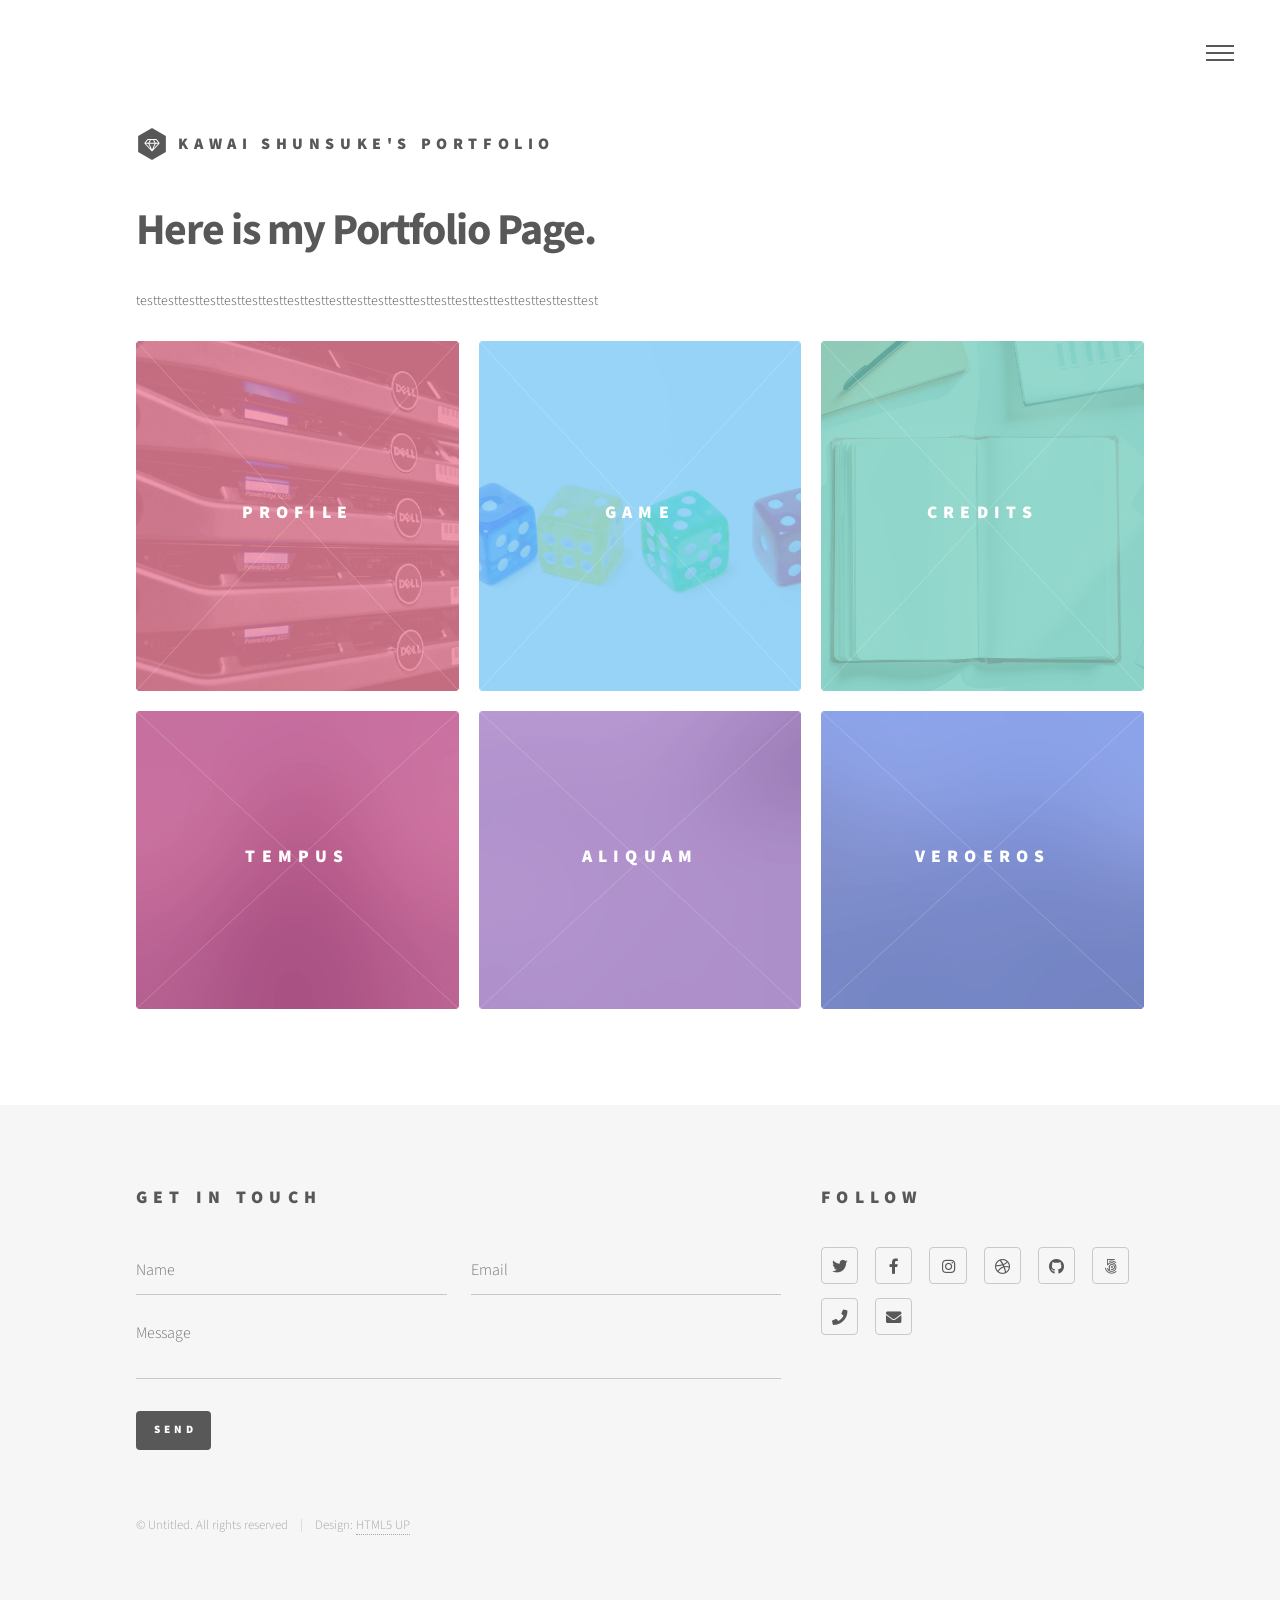
<file: index.html>
<!DOCTYPE HTML>
<!--
	Phantom by HTML5 UP
	html5up.net | @ajlkn
	Free for personal and commercial use under the CCA 3.0 license (html5up.net/license)
-->
<html>
	<head>
		<title>川井俊祐's Portfolio</title>
		<meta charset="utf-8" />
		<meta name="viewport" content="width=device-width, initial-scale=1, user-scalable=no" />
		<link rel="stylesheet" href="assets/css/main.css" />
		<noscript><link rel="stylesheet" href="assets/css/noscript.css" /></noscript>
	</head>
	<body class="is-preload">
		<!-- Wrapper -->
			<div id="wrapper">

				<!-- Header -->
					<header id="header">
						<div class="inner">

							<!-- Logo -->
								<a href="index.html" class="logo">
									<span class="symbol"><img src="images/logo.svg" alt="" /></span><span class="title">Kawai Shunsuke's Portfolio</span>
								</a>

							<!-- Nav -->
								<nav>
									<ul>
										<li><a href="#menu">Menu</a></li>
									</ul>
								</nav>

						</div>
					</header>

				<!-- Menu -->
					<nav id="menu">
						<h2>Menu</h2>
						<ul>
							<li><a href="index.html">Home</a></li>
							<li><a href="profile.html">Profile</a></li>
							<li><a href="game.html">Game</a></li>
							<li><a href="credit.html">Credits</a></li>
						</ul>
					</nav>

				<!-- Main -->
					<div id="main">
						<div class="inner">
							<header>
								<h1>Here is my Portfolio Page.</h1>
								<p>testtesttesttesttesttesttesttesttesttesttesttesttesttesttesttesttesttesttesttesttesttest</p>
							</header>
							<section class="tiles">
								<article class="style1">
									<span class="image">
										<img src="images/profile.jpg" alt="profile" class="square" />
									</span>
									<a href="profile.html">
										<h2>Profile</h2>
										<div class="content">
											<p>自身のプロフィールや経歴を紹介します。</p>
										</div>
									</a>
								</article>
								<article class="style2">
									<span class="image">
										<img src="images/game.jpg" alt="game" class="square" />
									</span>
									<a href="game.html">
										<h2>Game</h2>
										<div class="content">
											<p>個人で作成したゲーム</p>
										</div>
									</a>
								</article>
								<article class="style3">
									<span class="image">
										<img src="images/credit.jpg" alt="credit" class="square" />
									</span>
									<a href="credit.html">
										<h2>Credits</h2>
										<div class="content">
											<p>ポートフォリオに使用した素材</p>
										</div>
									</a>
								</article>
								<article class="style4">
									<span class="image">
										<img src="images/pic04.jpg" alt="" />
									</span>
									<a href="profile.html">
										<h2>Tempus</h2>
										<div class="content">
											<p>Dummy pageDummy pageDummy page<br>Dummy pageDummy pageDummy pageDummy page<br>Dummy pageDummy pageDummy page</p>
										</div>
									</a>
								</article>
								<article class="style5">
									<span class="image">
										<img src="images/pic05.jpg" alt="" />
									</span>
									<a href="profile.html">
										<h2>Aliquam</h2>
										<div class="content">
											<p>Dummy pageDummy pageDummy page<br>Dummy pageDummy pageDummy pageDummy page<br>Dummy pageDummy pageDummy page</p>
										</div>
									</a>
								</article>
								<article class="style6">
									<span class="image">
										<img src="images/pic06.jpg" alt="" />
									</span>
									<a href="profile.html">
										<h2>Veroeros</h2>
										<div class="content">
											<p>Dummy pageDummy pageDummy page<br>Dummy pageDummy pageDummy pageDummy page<br>Dummy pageDummy pageDummy page</p>
										</div>
									</a>
								</article>
							</section>
						</div>
					</div>

				<!-- Footer -->
					<footer id="footer">
						<div class="inner">
							<section>
								<h2>Get in touch</h2>
								<form method="post" action="#">
									<div class="fields">
										<div class="field half">
											<input type="text" name="name" id="name" placeholder="Name" required/>
										</div>
										<div class="field half">
											<input type="email" name="email" id="email" placeholder="Email" required/>
										</div>
										<div class="field">
											<textarea name="message" id="message" placeholder="Message" required></textarea>
										</div>
									</div>
									<ul class="actions">
										<li><input type="submit" value="Send" class="primary" /></li>
									</ul>
								</form>
							</section>
							<section>
								<h2>Follow</h2>
								<ul class="icons">
									<li><a href="#" class="icon brands style2 fa-twitter"><span class="label">Twitter</span></a></li>
									<li><a href="#" class="icon brands style2 fa-facebook-f"><span class="label">Facebook</span></a></li>
									<li><a href="#" class="icon brands style2 fa-instagram"><span class="label">Instagram</span></a></li>
									<li><a href="#" class="icon brands style2 fa-dribbble"><span class="label">Dribbble</span></a></li>
									<li><a href="#" class="icon brands style2 fa-github"><span class="label">GitHub</span></a></li>
									<li><a href="#" class="icon brands style2 fa-500px"><span class="label">500px</span></a></li>
									<li><a href="#" class="icon solid style2 fa-phone"><span class="label">Phone</span></a></li>
									<li><a href="#" class="icon solid style2 fa-envelope"><span class="label">Email</span></a></li>
								</ul>
							</section>
							<ul class="copyright">
								<li>&copy; Untitled. All rights reserved</li><li>Design: <a href="http://html5up.net">HTML5 UP</a></li>
							</ul>
						</div>
					</footer>

			</div>

		<!-- Scripts -->
			<script src="assets/js/jquery.min.js"></script>
			<script src="assets/js/browser.min.js"></script>
			<script src="assets/js/breakpoints.min.js"></script>
			<script src="assets/js/util.js"></script>
			<script src="assets/js/main.js"></script>

	</body>
</html>
</file>
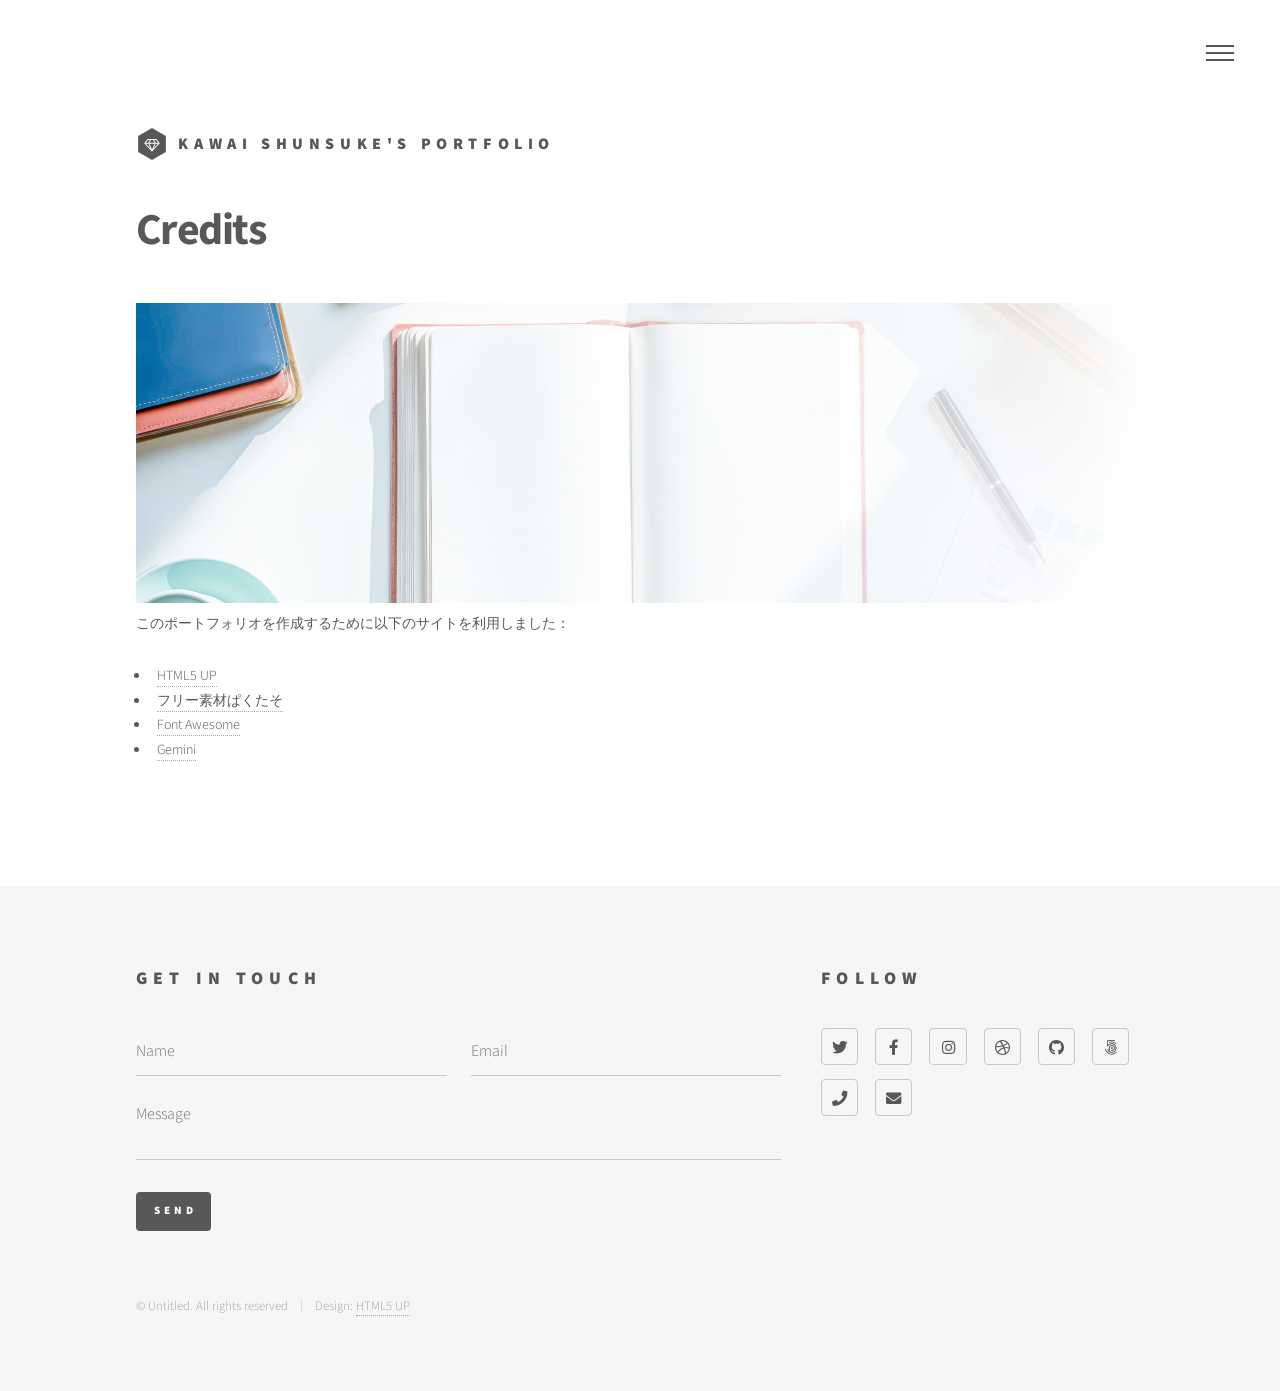
<file: credit.html>
<!DOCTYPE HTML>
<!--
	Phantom by HTML5 UP
	html5up.net | @ajlkn
	Free for personal and commercial use under the CCA 3.0 license (html5up.net/license)
-->
<html>
	<head>
		<title>Credits</title>
		<meta charset="utf-8" />
		<meta name="viewport" content="width=device-width, initial-scale=1, user-scalable=no" />
		<link rel="stylesheet" href="assets/css/main.css" />
		<noscript><link rel="stylesheet" href="assets/css/noscript.css" /></noscript>
	</head>
	<body class="is-preload">
		<!-- Wrapper -->
			<div id="wrapper">

				<!-- Header -->
					<header id="header">
						<div class="inner">

							<!-- Logo -->
								<a href="index.html" class="logo">
									<span class="symbol"><img src="images/logo.svg" alt="" /></span><span class="title">Kawai Shunsuke's Portfolio</span>
								</a>

							<!-- Nav -->
								<nav>
									<ul>
										<li><a href="#menu">Menu</a></li>
									</ul>
								</nav>

						</div>
					</header>

				<!-- Menu -->
					<nav id="menu">
						<h2>Menu</h2>
						<ul>
							<li><a href="index.html">Home</a></li>
							<li><a href="profile.html">Profile</a></li>
							<li><a href="game.html">Game</a></li>
							<li><a href="credit.html">Credits</a></li>
						</ul>
					</nav>

				<!-- Main -->
					<div id="main">
						<div class="inner">
							<h1>Credits</h1>
							<div class="transparent">
								<img src="images/credit.jpg" alt="Profile" class="profile-image" />
							</div>
							<p>このポートフォリオを作成するために以下のサイトを利用しました：</p>
							<ul>
								<li><a href="https://html5up.net/">HTML5 UP</a></li>
								<li><a href="https://www.pakutaso.com">フリー素材ぱくたそ</a></li>
								<li><a href="https://fontawesome.com/">Font Awesome</a></li>
								<li><a href="https://gemini.google.com/">Gemini</a></li>
							</ul>
							
						</div>
					</div>

				<!-- Footer -->
					<footer id="footer">
						<div class="inner">
							<section>
								<h2>Get in touch</h2>
								<form method="post" action="#">
									<div class="fields">
										<div class="field half">
											<input type="text" name="name" id="name" placeholder="Name" required />
										</div>
										<div class="field half">
											<input type="email" name="email" id="email" placeholder="Email" required />
										</div>
										<div class="field">
											<textarea name="message" id="message" placeholder="Message" required></textarea>
										</div>
									</div>
									<ul class="actions">
										<li><input type="submit" value="Send" class="primary" /></li>
									</ul>
								</form>
							</section>
							<section>
								<h2>Follow</h2>
								<ul class="icons">
									<li><a href="#" class="icon brands style2 fa-twitter"><span class="label">Twitter</span></a></li>
									<li><a href="#" class="icon brands style2 fa-facebook-f"><span class="label">Facebook</span></a></li>
									<li><a href="#" class="icon brands style2 fa-instagram"><span class="label">Instagram</span></a></li>
									<li><a href="#" class="icon brands style2 fa-dribbble"><span class="label">Dribbble</span></a></li>
									<li><a href="#" class="icon brands style2 fa-github"><span class="label">GitHub</span></a></li>
									<li><a href="#" class="icon brands style2 fa-500px"><span class="label">500px</span></a></li>
									<li><a href="#" class="icon solid style2 fa-phone"><span class="label">Phone</span></a></li>
									<li><a href="#" class="icon solid style2 fa-envelope"><span class="label">Email</span></a></li>
								</ul>
							</section>
							<ul class="copyright">
								<li>&copy; Untitled. All rights reserved</li><li>Design: <a href="http://html5up.net">HTML5 UP</a></li>
							</ul>
						</div>
					</footer>

			</div>

		<!-- Scripts -->
			<script src="assets/js/jquery.min.js"></script>
			<script src="assets/js/browser.min.js"></script>
			<script src="assets/js/breakpoints.min.js"></script>
			<script src="assets/js/util.js"></script>
			<script src="assets/js/main.js"></script>

	</body>
</html>
</file>
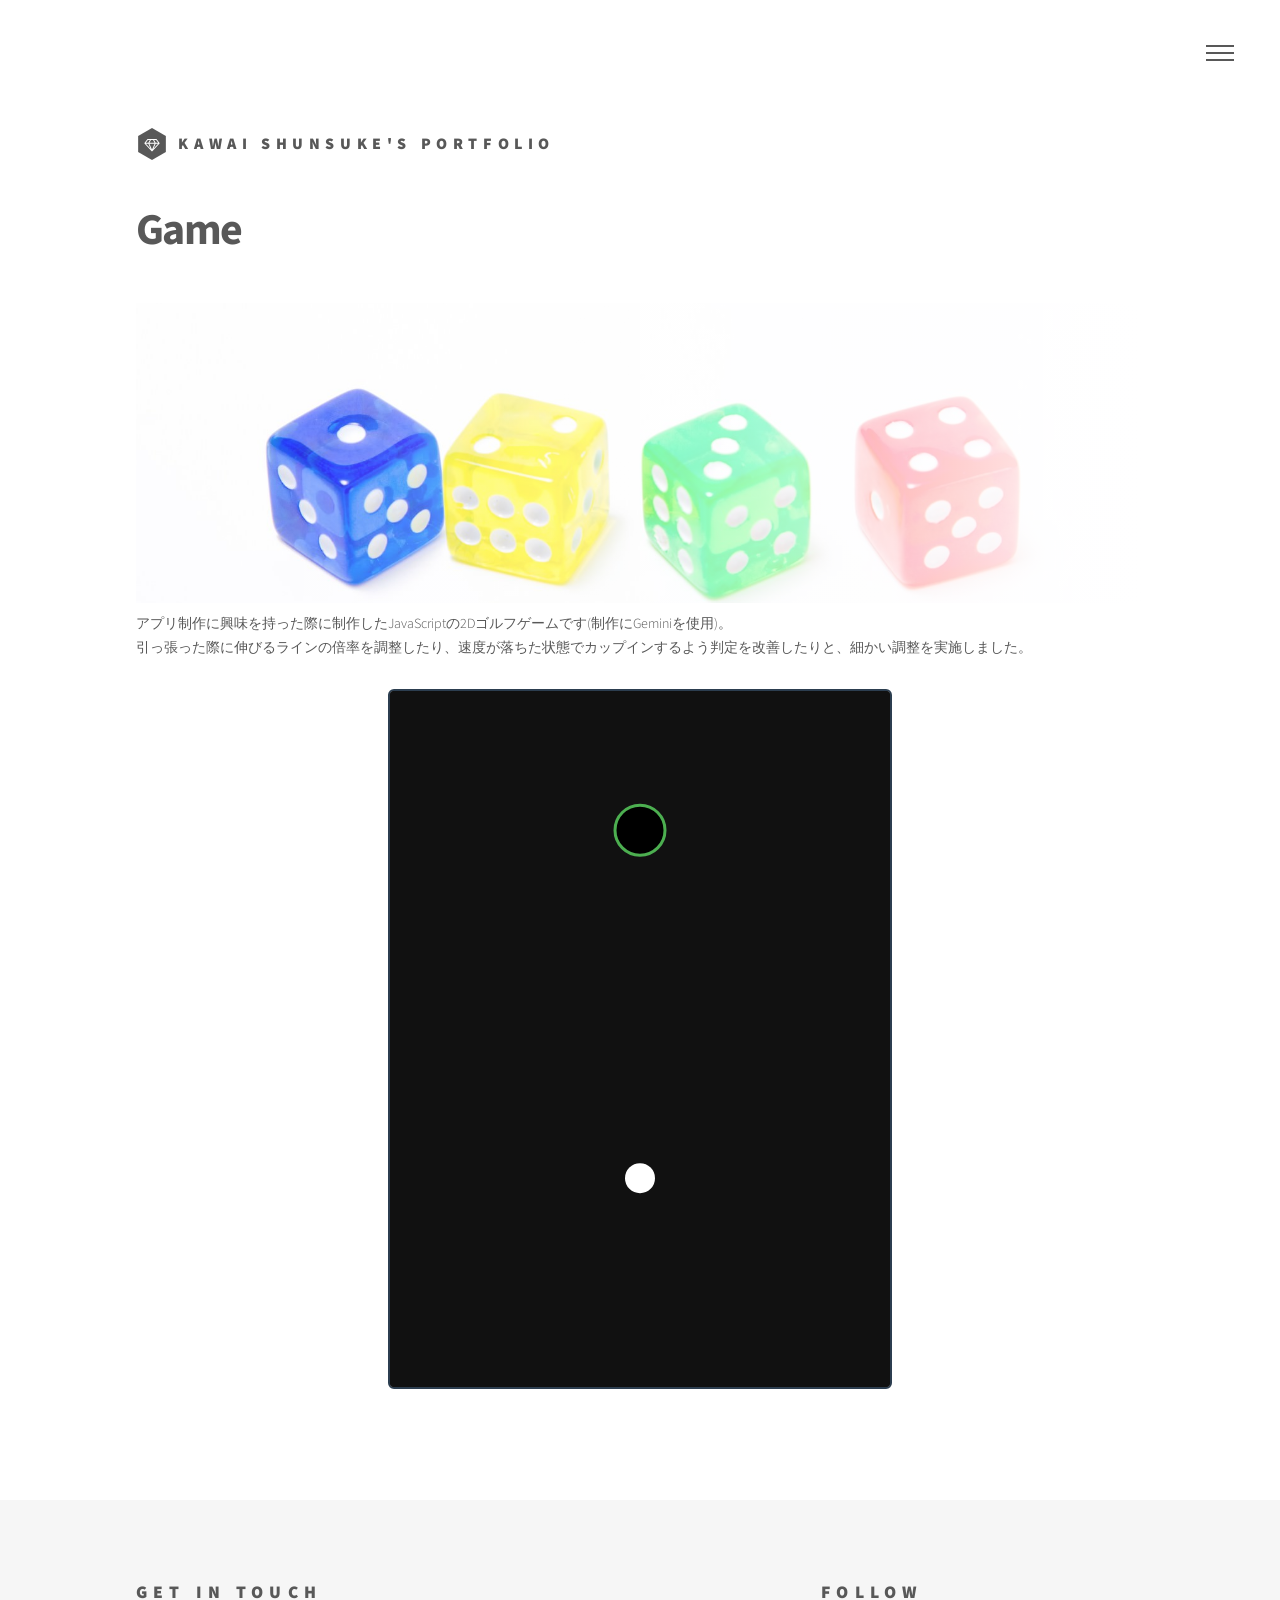
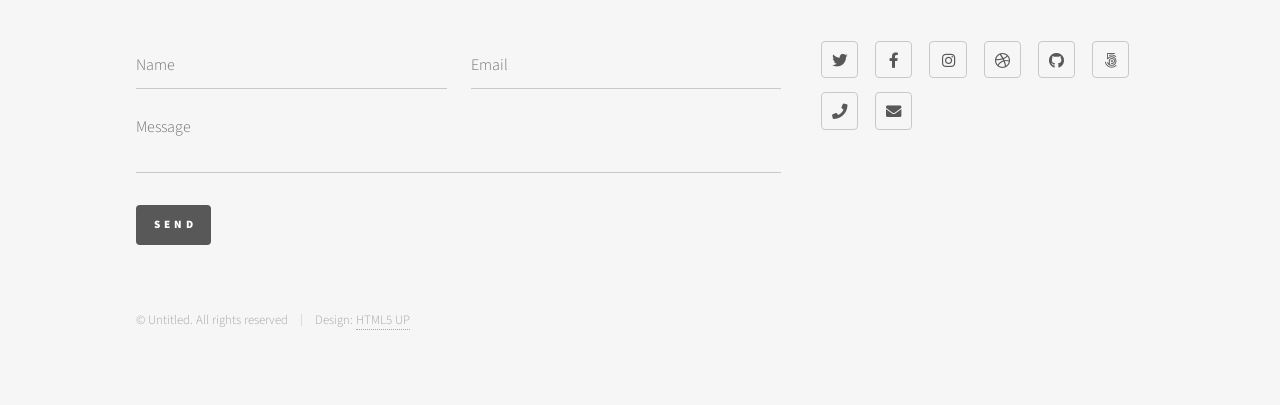
<file: game.html>
<!DOCTYPE HTML>
<!--
	Phantom by HTML5 UP
	html5up.net | @ajlkn
	Free for personal and commercial use under the CCA 3.0 license (html5up.net/license)
-->
<html>
	<head>
		<title>Game</title>
		<meta charset="utf-8" />
		<meta name="viewport" content="width=device-width, initial-scale=1, user-scalable=no" />
		<link rel="stylesheet" href="assets/css/main.css" />
		<noscript><link rel="stylesheet" href="assets/css/noscript.css" /></noscript>
	</head>
	<body class="is-preload">
		<!-- Wrapper -->
			<div id="wrapper">

				<!-- Header -->
					<header id="header">
						<div class="inner">

							<!-- Logo -->
								<a href="index.html" class="logo">
									<span class="symbol"><img src="images/logo.svg" alt="" /></span><span class="title">Kawai Shunsuke's Portfolio</span>
								</a>

							<!-- Nav -->
								<nav>
									<ul>
										<li><a href="#menu">Menu</a></li>
									</ul>
								</nav>

						</div>
					</header>

				<!-- Menu -->
					<nav id="menu">
						<h2>Menu</h2>
						<ul>
							<li><a href="index.html">Home</a></li>
							<li><a href="profile.html">Profile</a></li>
							<li><a href="game.html">Game</a></li>
							<li><a href="credit.html">Credits</a></li>
						</ul>
					</nav>

				<!-- Main -->
					<div id="main">
						<div class="inner">
							<h1>Game</h1>
							<div class="transparent">
								<img src="images/game.jpg" alt="Game" class="game-image" />
							</div>
							<p>アプリ制作に興味を持った際に制作したJavaScriptの2Dゴルフゲームです(制作にGeminiを使用)。<br>
							引っ張った際に伸びるラインの倍率を調整したり、速度が落ちた状態でカップインするよう判定を改善したりと、細かい調整を実施しました。</p>
							<div class="game-container">
                <iframe src="game_origin.html"></iframe>
							</div>
						</div>
						
					</div>

				<!-- Footer -->
					<footer id="footer">
						<div class="inner">
							<section>
								<h2>Get in touch</h2>
								<form method="post" action="#">
									<div class="fields">
										<div class="field half">
											<input type="text" name="name" id="name" placeholder="Name" required />
										</div>
										<div class="field half">
											<input type="email" name="email" id="email" placeholder="Email" required />
										</div>
										<div class="field">
											<textarea name="message" id="message" placeholder="Message" required></textarea>
										</div>
									</div>
									<ul class="actions">
										<li><input type="submit" value="Send" class="primary" /></li>
									</ul>
								</form>
							</section>
							<section>
								<h2>Follow</h2>
								<ul class="icons">
									<li><a href="#" class="icon brands style2 fa-twitter"><span class="label">Twitter</span></a></li>
									<li><a href="#" class="icon brands style2 fa-facebook-f"><span class="label">Facebook</span></a></li>
									<li><a href="#" class="icon brands style2 fa-instagram"><span class="label">Instagram</span></a></li>
									<li><a href="#" class="icon brands style2 fa-dribbble"><span class="label">Dribbble</span></a></li>
									<li><a href="#" class="icon brands style2 fa-github"><span class="label">GitHub</span></a></li>
									<li><a href="#" class="icon brands style2 fa-500px"><span class="label">500px</span></a></li>
									<li><a href="#" class="icon solid style2 fa-phone"><span class="label">Phone</span></a></li>
									<li><a href="#" class="icon solid style2 fa-envelope"><span class="label">Email</span></a></li>
								</ul>
							</section>
							<ul class="copyright">
								<li>&copy; Untitled. All rights reserved</li><li>Design: <a href="http://html5up.net">HTML5 UP</a></li>
							</ul>
						</div>
					</footer>

			</div>

		<!-- Scripts -->
			<script src="assets/js/jquery.min.js"></script>
			<script src="assets/js/browser.min.js"></script>
			<script src="assets/js/breakpoints.min.js"></script>
			<script src="assets/js/util.js"></script>
			<script src="assets/js/main.js"></script>

	</body>
</html>
</file>
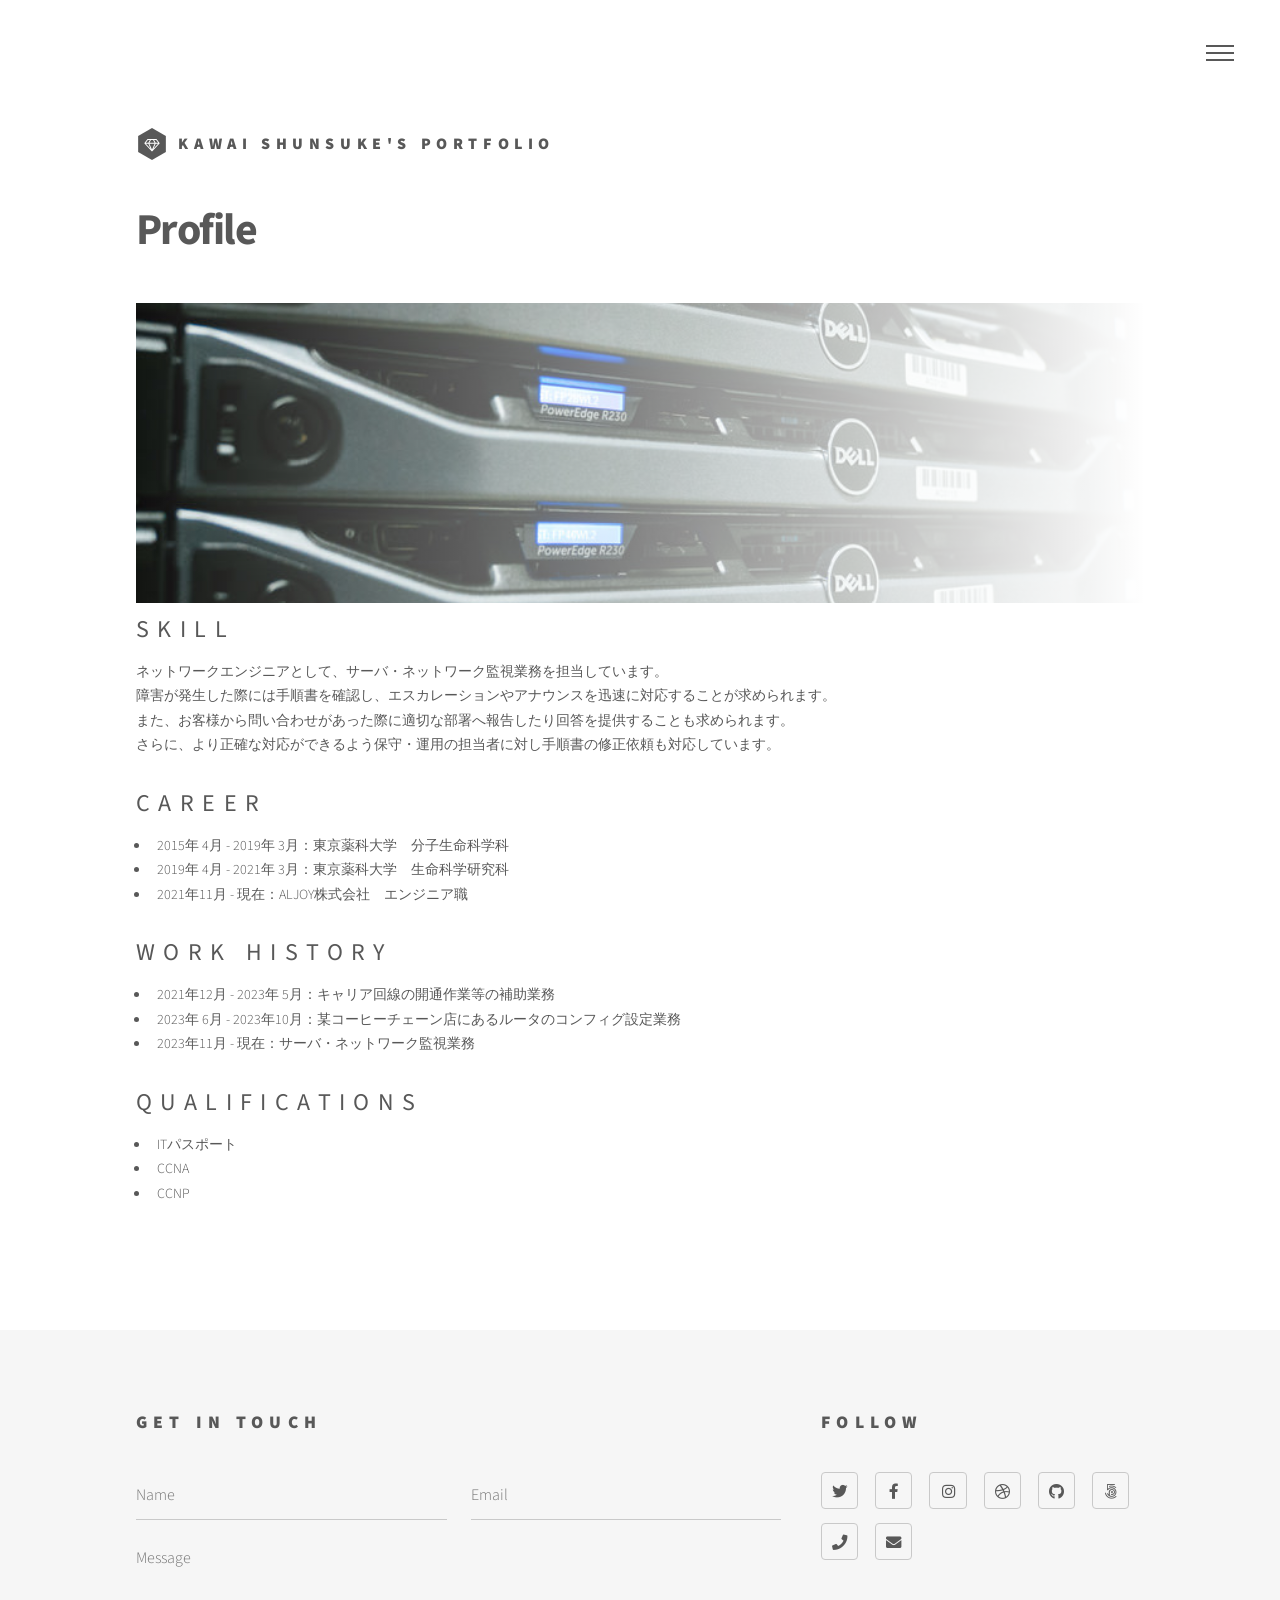
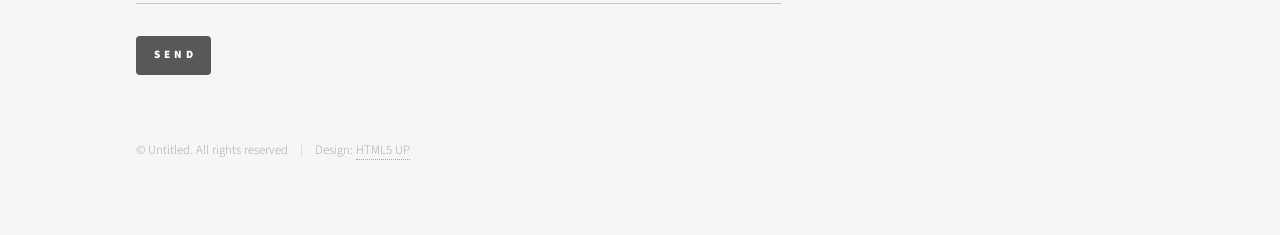
<file: profile.html>
<!DOCTYPE HTML>
<!--
	Phantom by HTML5 UP
	html5up.net | @ajlkn
	Free for personal and commercial use under the CCA 3.0 license (html5up.net/license)
-->
<html>
	<head>
		<title>Profile</title>
		<meta charset="utf-8" />
		<meta name="viewport" content="width=device-width, initial-scale=1, user-scalable=no" />
		<link rel="stylesheet" href="assets/css/main.css" />
		<noscript><link rel="stylesheet" href="assets/css/noscript.css" /></noscript>
	</head>
	<body class="is-preload">
		<!-- Wrapper -->
			<div id="wrapper">

				<!-- Header -->
					<header id="header">
						<div class="inner">

							<!-- Logo -->
								<a href="index.html" class="logo">
									<span class="symbol"><img src="images/logo.svg" alt="" /></span><span class="title">Kawai Shunsuke's Portfolio</span>
								</a>

							<!-- Nav -->
								<nav>
									<ul>
										<li><a href="#menu">Menu</a></li>
									</ul>
								</nav>

						</div>
					</header>

				<!-- Menu -->
					<nav id="menu">
						<h2>Menu</h2>
						<ul>
							<li><a href="index.html">Home</a></li>
							<li><a href="profile.html">Profile</a></li>
							<li><a href="game.html">Game</a></li>
							<li><a href="credit.html">Credits</a></li>
						</ul>
					</nav>

				<!-- Main -->
					<div id="main">
						<div class="inner">
							<h1>Profile</h1>
							<div class="transparent">
								<img src="images/profile.jpg" alt="Profile" class="profile-image" />
							</div>
							<h2 class="topic">Skill</h2>
							<p>ネットワークエンジニアとして、サーバ・ネットワーク監視業務を担当しています。<br>
								障害が発生した際には手順書を確認し、エスカレーションやアナウンスを迅速に対応することが求められます。<br>
								また、お客様から問い合わせがあった際に適切な部署へ報告したり回答を提供することも求められます。<br>
								さらに、より正確な対応ができるよう保守・運用の担当者に対し手順書の修正依頼も対応しています。</p>
							<h2 class="topic">Career</h2>
								<ul>
									<li>2015年 4月 - 2019年 3月：東京薬科大学　分子生命科学科</li>
									<li>2019年 4月 - 2021年 3月：東京薬科大学　生命科学研究科</li>
									<li>2021年11月 - 現在：ALJOY株式会社　エンジニア職</li>
								</ul>
							<h2 class="topic">Work History</h2>
								<ul>
									<li>2021年12月 - 2023年	5月：キャリア回線の開通作業等の補助業務</li>
									<li>2023年 6月 - 2023年10月：某コーヒーチェーン店にあるルータのコンフィグ設定業務</li>
									<li>2023年11月 - 現在：サーバ・ネットワーク監視業務</li>
								</ul>
							<h2 class="topic">Qualifications</h2>
								<ul>
									<li>ITパスポート</li>
									<li>CCNA</li>
									<li>CCNP</li>
								</ul>
						</div>
					</div>

				<!-- Footer -->
					<footer id="footer">
						<div class="inner">
							<section>
								<h2>Get in touch</h2>
								<form method="post" action="#">
									<div class="fields">
										<div class="field half">
											<input type="text" name="name" id="name" placeholder="Name" required />
										</div>
										<div class="field half">
											<input type="email" name="email" id="email" placeholder="Email" required />
										</div>
										<div class="field">
											<textarea name="message" id="message" placeholder="Message" required></textarea>
										</div>
									</div>
									<ul class="actions">
										<li><input type="submit" value="Send" class="primary" /></li>
									</ul>
								</form>
							</section>
							<section>
								<h2>Follow</h2>
								<ul class="icons">
									<li><a href="#" class="icon brands style2 fa-twitter"><span class="label">Twitter</span></a></li>
									<li><a href="#" class="icon brands style2 fa-facebook-f"><span class="label">Facebook</span></a></li>
									<li><a href="#" class="icon brands style2 fa-instagram"><span class="label">Instagram</span></a></li>
									<li><a href="#" class="icon brands style2 fa-dribbble"><span class="label">Dribbble</span></a></li>
									<li><a href="#" class="icon brands style2 fa-github"><span class="label">GitHub</span></a></li>
									<li><a href="#" class="icon brands style2 fa-500px"><span class="label">500px</span></a></li>
									<li><a href="#" class="icon solid style2 fa-phone"><span class="label">Phone</span></a></li>
									<li><a href="#" class="icon solid style2 fa-envelope"><span class="label">Email</span></a></li>
								</ul>
							</section>
							<ul class="copyright">
								<li>&copy; Untitled. All rights reserved</li><li>Design: <a href="http://html5up.net">HTML5 UP</a></li>
							</ul>
						</div>
					</footer>

			</div>

		<!-- Scripts -->
			<script src="assets/js/jquery.min.js"></script>
			<script src="assets/js/browser.min.js"></script>
			<script src="assets/js/breakpoints.min.js"></script>
			<script src="assets/js/util.js"></script>
			<script src="assets/js/main.js"></script>

	</body>
</html>
</file>
<file: assets/css/noscript.css>
/*
	Phantom by HTML5 UP
	html5up.net | @ajlkn
	Free for personal and commercial use under the CCA 3.0 license (html5up.net/license)
*/

/* Tiles */

	body.is-preload .tiles article {
		-moz-transform: none;
		-webkit-transform: none;
		-ms-transform: none;
		transform: none;
		opacity: 1;
	}
</file>
<file: assets/css/main.css>
@import url(fontawesome-all.min.css);
@import url("https://fonts.googleapis.com/css?family=Source+Sans+Pro:300,700,900");

/*
	Phantom by HTML5 UP
	html5up.net | @ajlkn
	Free for personal and commercial use under the CCA 3.0 license (html5up.net/license)
*/

html, body, div, span, applet, object,
iframe, h1, h2, h3, h4, h5, h6, p, blockquote,
pre, a, abbr, acronym, address, big, cite,
code, del, dfn, em, img, ins, kbd, q, s, samp,
small, strike, strong, sub, sup, tt, var, b,
u, i, center, dl, dt, dd, ol, ul, li, fieldset,
form, label, legend, table, caption, tbody,
tfoot, thead, tr, th, td, article, aside,
canvas, details, embed, figure, figcaption,
footer, header, hgroup, menu, nav, output, ruby,
section, summary, time, mark, audio, video {
	margin: 0;
	padding: 0;
	border: 0;
	font-size: 100%;
	font: inherit;
	vertical-align: baseline;}

article, aside, details, figcaption, figure,
footer, header, hgroup, menu, nav, section {
	display: block;}

body {
	line-height: 1;
}

ol, ul {
	list-style: none;
}

blockquote, q {
	quotes: none;
}

	blockquote:before, blockquote:after, q:before, q:after {
		content: '';
		content: none;
	}

table {
	border-collapse: collapse;
	border-spacing: 0;
}

body {
	-webkit-text-size-adjust: none;
}

mark {
	background-color: transparent;
	color: inherit;
}

input::-moz-focus-inner {
	border: 0;
	padding: 0;
}

input, select, textarea {
	-moz-appearance: none;
	-webkit-appearance: none;
	-ms-appearance: none;
	appearance: none;
}

/* Basic */

	@-ms-viewport {
		width: device-width;
	}

	body {
		-ms-overflow-style: scrollbar;
	}

	@media screen and (max-width: 480px) {

		html, body {
			min-width: 320px;
		}

	}

	html {
		box-sizing: border-box;
	}

	*, *:before, *:after {
		box-sizing: inherit;
	}

	body {
		background: #ffffff;
	}

		body.is-preload *, body.is-preload *:before, body.is-preload *:after {
			-moz-animation: none !important;
			-webkit-animation: none !important;
			-ms-animation: none !important;
			animation: none !important;
			-moz-transition: none !important;
			-webkit-transition: none !important;
			-ms-transition: none !important;
			transition: none !important;
		}

/* Type */

	body, input, select, textarea {
		color: #585858;
		font-family: "Source Sans Pro", Helvetica, sans-serif;
		font-size: 16pt;
		font-weight: 300;
		line-height: 1.75;
	}

		@media screen and (max-width: 1680px) {

			body, input, select, textarea {
				font-size: 14pt;
			}

		}

		@media screen and (max-width: 1280px) {

			body, input, select, textarea {
				font-size: 12pt;
			}

		}

	a {
		-moz-transition: border-bottom-color 0.2s ease, color 0.2s ease;
		-webkit-transition: border-bottom-color 0.2s ease, color 0.2s ease;
		-ms-transition: border-bottom-color 0.2s ease, color 0.2s ease;
		transition: border-bottom-color 0.2s ease, color 0.2s ease;
		text-decoration: none;
		color: #585858;
		border-bottom: dotted 1px rgba(88, 88, 88, 0.5);
	}

		a:hover {
			border-bottom-color: transparent;
			color: #f2849e !important;
		}

	strong, b {
		font-weight: 900;
	}

	em, i {
		font-style: italic;
	}

	p {
		margin: 0 0 2em 0;
		font-size: 14px;
	}

	h1 {
		font-size: 2.75em;
		font-weight: 700;
		line-height: 1.3;
		margin: 0 0 1em 0;
		letter-spacing: -0.035em;
	}

	.topic {
		font-size: 1.5em;
		font-weight: normal;
		height: 0;
	}

		h1 a {
			color: inherit;
		}

		@media screen and (max-width: 736px) {

			h1 {
				font-size: 2em;
				margin: 0 0 1em 0;
			}

		}

		@media screen and (max-width: 360px) {

			h1 {
				font-size: 1.75em;
			}

		}

	h2, h3, h4, h5, h6 {
		font-weight: 900;
		line-height: 1.5;
		margin: 0 0 2em 0;
		text-transform: uppercase;
		letter-spacing: 0.35em;
	}

		h2 a, h3 a, h4 a, h5 a, h6 a {
			color: inherit;
		}

	h2 {
		font-size: 1.1em;
	}

	h3 {
		font-size: 1em;
	}

	h4 {
		font-size: 0.8em;
	}

	h5 {
		font-size: 0.8em;
	}

	h6 {
		font-size: 0.8em;
	}

	@media screen and (max-width: 980px) {

		h1 br, h2 br, h3 br, h4 br, h5 br, h6 br {
			display: none;
		}

	}

	@media screen and (max-width: 736px) {

		h2 {
			font-size: 1em;
		}

		h3 {
			font-size: 0.8em;
		}

	}

	sub {
		font-size: 0.8em;
		position: relative;
		top: 0.5em;
	}

	sup {
		font-size: 0.8em;
		position: relative;
		top: -0.5em;
	}

	blockquote {
		border-left: solid 4px #c9c9c9;
		font-style: italic;
		margin: 0 0 2em 0;
		padding: 0.5em 0 0.5em 2em;
	}

	code {
		background: rgba(144, 144, 144, 0.075);
		border-radius: 4px;
		border: solid 1px #c9c9c9;
		font-family: "Courier New", monospace;
		font-size: 0.9em;
		margin: 0 0.25em;
		padding: 0.25em 0.65em;
	}

	pre {
		-webkit-overflow-scrolling: touch;
		font-family: "Courier New", monospace;
		font-size: 0.9em;
		margin: 0 0 2em 0;
	}

		pre code {
			display: block;
			line-height: 1.75;
			padding: 1em 1.5em;
			overflow-x: auto;
		}

	hr {
		border: 0;
		border-bottom: solid 1px #c9c9c9;
		margin: 2em 0;
	}

		hr.major {
			margin: 3em 0;
		}

	.align-left {
		text-align: left;
	}

	.align-center {
		text-align: center;
	}

	.align-right {
		text-align: right;
	}

/* Row */

	.row {
		display: flex;
		flex-wrap: wrap;
		box-sizing: border-box;
		align-items: stretch;
	}

		.row > * {
			box-sizing: border-box;
		}

		.row.gtr-uniform > * > :last-child {
			margin-bottom: 0;
		}

		.row.aln-left {
			justify-content: flex-start;
		}

		.row.aln-center {
			justify-content: center;
		}

		.row.aln-right {
			justify-content: flex-end;
		}

		.row.aln-top {
			align-items: flex-start;
		}

		.row.aln-middle {
			align-items: center;
		}

		.row.aln-bottom {
			align-items: flex-end;
		}

		.row > .imp {
			order: -1;
		}

		.row > .col-1 {
			width: 8.33333%;
		}

		.row > .off-1 {
			margin-left: 8.33333%;
		}

		.row > .col-2 {
			width: 16.66667%;
		}

		.row > .off-2 {
			margin-left: 16.66667%;
		}

		.row > .col-3 {
			width: 25%;
		}

		.row > .off-3 {
			margin-left: 25%;
		}

		.row > .col-4 {
			width: 33.33333%;
		}

		.row > .off-4 {
			margin-left: 33.33333%;
		}

		.row > .col-5 {
			width: 41.66667%;
		}

		.row > .off-5 {
			margin-left: 41.66667%;
		}

		.row > .col-6 {
			width: 50%;
		}

		.row > .off-6 {
			margin-left: 50%;
		}

		.row > .col-7 {
			width: 58.33333%;
		}

		.row > .off-7 {
			margin-left: 58.33333%;
		}

		.row > .col-8 {
			width: 66.66667%;
		}

		.row > .off-8 {
			margin-left: 66.66667%;
		}

		.row > .col-9 {
			width: 75%;
		}

		.row > .off-9 {
			margin-left: 75%;
		}

		.row > .col-10 {
			width: 83.33333%;
		}

		.row > .off-10 {
			margin-left: 83.33333%;
		}

		.row > .col-11 {
			width: 91.66667%;
		}

		.row > .off-11 {
			margin-left: 91.66667%;
		}

		.row > .col-12 {
			width: 100%;
		}

		.row > .off-12 {
			margin-left: 100%;
		}

		.row.gtr-0 {
			margin-top: 0;
			margin-left: 0em;
		}

			.row.gtr-0 > * {
				padding: 0 0 0 0em;
			}

			.row.gtr-0.gtr-uniform {
				margin-top: 0em;
			}

				.row.gtr-0.gtr-uniform > * {
					padding-top: 0em;
				}

		.row.gtr-25 {
			margin-top: 0;
			margin-left: -0.5em;
		}

			.row.gtr-25 > * {
				padding: 0 0 0 0.5em;
			}

			.row.gtr-25.gtr-uniform {
				margin-top: -0.5em;
			}

				.row.gtr-25.gtr-uniform > * {
					padding-top: 0.5em;
				}

		.row.gtr-50 {
			margin-top: 0;
			margin-left: -1em;
		}

			.row.gtr-50 > * {
				padding: 0 0 0 1em;
			}

			.row.gtr-50.gtr-uniform {
				margin-top: -1em;
			}

				.row.gtr-50.gtr-uniform > * {
					padding-top: 1em;
				}

		.row {
			margin-top: 0;
			margin-left: -2em;
		}

			.row > * {
				padding: 0 0 0 2em;
			}

			.row.gtr-uniform {
				margin-top: -2em;
			}

				.row.gtr-uniform > * {
					padding-top: 2em;
				}

		.row.gtr-150 {
			margin-top: 0;
			margin-left: -3em;
		}

			.row.gtr-150 > * {
				padding: 0 0 0 3em;
			}

			.row.gtr-150.gtr-uniform {
				margin-top: -3em;
			}

				.row.gtr-150.gtr-uniform > * {
					padding-top: 3em;
				}

		.row.gtr-200 {
			margin-top: 0;
			margin-left: -4em;
		}

			.row.gtr-200 > * {
				padding: 0 0 0 4em;
			}

			.row.gtr-200.gtr-uniform {
				margin-top: -4em;
			}

				.row.gtr-200.gtr-uniform > * {
					padding-top: 4em;
				}

		@media screen and (max-width: 1680px) {

			.row {
				display: flex;
				flex-wrap: wrap;
				box-sizing: border-box;
				align-items: stretch;
			}

				.row > * {
					box-sizing: border-box;
				}

				.row.gtr-uniform > * > :last-child {
					margin-bottom: 0;
				}

				.row.aln-left {
					justify-content: flex-start;
				}

				.row.aln-center {
					justify-content: center;
				}

				.row.aln-right {
					justify-content: flex-end;
				}

				.row.aln-top {
					align-items: flex-start;
				}

				.row.aln-middle {
					align-items: center;
				}

				.row.aln-bottom {
					align-items: flex-end;
				}

				.row > .imp-xlarge {
					order: -1;
				}

				.row > .col-1-xlarge {
					width: 8.33333%;
				}

				.row > .off-1-xlarge {
					margin-left: 8.33333%;
				}

				.row > .col-2-xlarge {
					width: 16.66667%;
				}

				.row > .off-2-xlarge {
					margin-left: 16.66667%;
				}

				.row > .col-3-xlarge {
					width: 25%;
				}

				.row > .off-3-xlarge {
					margin-left: 25%;
				}

				.row > .col-4-xlarge {
					width: 33.33333%;
				}

				.row > .off-4-xlarge {
					margin-left: 33.33333%;
				}

				.row > .col-5-xlarge {
					width: 41.66667%;
				}

				.row > .off-5-xlarge {
					margin-left: 41.66667%;
				}

				.row > .col-6-xlarge {
					width: 50%;
				}

				.row > .off-6-xlarge {
					margin-left: 50%;
				}

				.row > .col-7-xlarge {
					width: 58.33333%;
				}

				.row > .off-7-xlarge {
					margin-left: 58.33333%;
				}

				.row > .col-8-xlarge {
					width: 66.66667%;
				}

				.row > .off-8-xlarge {
					margin-left: 66.66667%;
				}

				.row > .col-9-xlarge {
					width: 75%;
				}

				.row > .off-9-xlarge {
					margin-left: 75%;
				}

				.row > .col-10-xlarge {
					width: 83.33333%;
				}

				.row > .off-10-xlarge {
					margin-left: 83.33333%;
				}

				.row > .col-11-xlarge {
					width: 91.66667%;
				}

				.row > .off-11-xlarge {
					margin-left: 91.66667%;
				}

				.row > .col-12-xlarge {
					width: 100%;
				}

				.row > .off-12-xlarge {
					margin-left: 100%;
				}

				.row.gtr-0 {
					margin-top: 0;
					margin-left: 0em;
				}

					.row.gtr-0 > * {
						padding: 0 0 0 0em;
					}

					.row.gtr-0.gtr-uniform {
						margin-top: 0em;
					}

						.row.gtr-0.gtr-uniform > * {
							padding-top: 0em;
						}

				.row.gtr-25 {
					margin-top: 0;
					margin-left: -0.5em;
				}

					.row.gtr-25 > * {
						padding: 0 0 0 0.5em;
					}

					.row.gtr-25.gtr-uniform {
						margin-top: -0.5em;
					}

						.row.gtr-25.gtr-uniform > * {
							padding-top: 0.5em;
						}

				.row.gtr-50 {
					margin-top: 0;
					margin-left: -1em;
				}

					.row.gtr-50 > * {
						padding: 0 0 0 1em;
					}

					.row.gtr-50.gtr-uniform {
						margin-top: -1em;
					}

						.row.gtr-50.gtr-uniform > * {
							padding-top: 1em;
						}

				.row {
					margin-top: 0;
					margin-left: -2em;
				}

					.row > * {
						padding: 0 0 0 2em;
					}

					.row.gtr-uniform {
						margin-top: -2em;
					}

						.row.gtr-uniform > * {
							padding-top: 2em;
						}

				.row.gtr-150 {
					margin-top: 0;
					margin-left: -3em;
				}

					.row.gtr-150 > * {
						padding: 0 0 0 3em;
					}

					.row.gtr-150.gtr-uniform {
						margin-top: -3em;
					}

						.row.gtr-150.gtr-uniform > * {
							padding-top: 3em;
						}

				.row.gtr-200 {
					margin-top: 0;
					margin-left: -4em;
				}

					.row.gtr-200 > * {
						padding: 0 0 0 4em;
					}

					.row.gtr-200.gtr-uniform {
						margin-top: -4em;
					}

						.row.gtr-200.gtr-uniform > * {
							padding-top: 4em;
						}

		}

		@media screen and (max-width: 1280px) {

			.row {
				display: flex;
				flex-wrap: wrap;
				box-sizing: border-box;
				align-items: stretch;
			}

				.row > * {
					box-sizing: border-box;
				}

				.row.gtr-uniform > * > :last-child {
					margin-bottom: 0;
				}

				.row.aln-left {
					justify-content: flex-start;
				}

				.row.aln-center {
					justify-content: center;
				}

				.row.aln-right {
					justify-content: flex-end;
				}

				.row.aln-top {
					align-items: flex-start;
				}

				.row.aln-middle {
					align-items: center;
				}

				.row.aln-bottom {
					align-items: flex-end;
				}

				.row > .imp-large {
					order: -1;
				}

				.row > .col-1-large {
					width: 8.33333%;
				}

				.row > .off-1-large {
					margin-left: 8.33333%;
				}

				.row > .col-2-large {
					width: 16.66667%;
				}

				.row > .off-2-large {
					margin-left: 16.66667%;
				}

				.row > .col-3-large {
					width: 25%;
				}

				.row > .off-3-large {
					margin-left: 25%;
				}

				.row > .col-4-large {
					width: 33.33333%;
				}

				.row > .off-4-large {
					margin-left: 33.33333%;
				}

				.row > .col-5-large {
					width: 41.66667%;
				}

				.row > .off-5-large {
					margin-left: 41.66667%;
				}

				.row > .col-6-large {
					width: 50%;
				}

				.row > .off-6-large {
					margin-left: 50%;
				}

				.row > .col-7-large {
					width: 58.33333%;
				}

				.row > .off-7-large {
					margin-left: 58.33333%;
				}

				.row > .col-8-large {
					width: 66.66667%;
				}

				.row > .off-8-large {
					margin-left: 66.66667%;
				}

				.row > .col-9-large {
					width: 75%;
				}

				.row > .off-9-large {
					margin-left: 75%;
				}

				.row > .col-10-large {
					width: 83.33333%;
				}

				.row > .off-10-large {
					margin-left: 83.33333%;
				}

				.row > .col-11-large {
					width: 91.66667%;
				}

				.row > .off-11-large {
					margin-left: 91.66667%;
				}

				.row > .col-12-large {
					width: 100%;
				}

				.row > .off-12-large {
					margin-left: 100%;
				}

				.row.gtr-0 {
					margin-top: 0;
					margin-left: 0em;
				}

					.row.gtr-0 > * {
						padding: 0 0 0 0em;
					}

					.row.gtr-0.gtr-uniform {
						margin-top: 0em;
					}

						.row.gtr-0.gtr-uniform > * {
							padding-top: 0em;
						}

				.row.gtr-25 {
					margin-top: 0;
					margin-left: -0.5em;
				}

					.row.gtr-25 > * {
						padding: 0 0 0 0.5em;
					}

					.row.gtr-25.gtr-uniform {
						margin-top: -0.5em;
					}

						.row.gtr-25.gtr-uniform > * {
							padding-top: 0.5em;
						}

				.row.gtr-50 {
					margin-top: 0;
					margin-left: -1em;
				}

					.row.gtr-50 > * {
						padding: 0 0 0 1em;
					}

					.row.gtr-50.gtr-uniform {
						margin-top: -1em;
					}

						.row.gtr-50.gtr-uniform > * {
							padding-top: 1em;
						}

				.row {
					margin-top: 0;
					margin-left: -2em;
				}

					.row > * {
						padding: 0 0 0 2em;
					}

					.row.gtr-uniform {
						margin-top: -2em;
					}

						.row.gtr-uniform > * {
							padding-top: 2em;
						}

				.row.gtr-150 {
					margin-top: 0;
					margin-left: -3em;
				}

					.row.gtr-150 > * {
						padding: 0 0 0 3em;
					}

					.row.gtr-150.gtr-uniform {
						margin-top: -3em;
					}

						.row.gtr-150.gtr-uniform > * {
							padding-top: 3em;
						}

				.row.gtr-200 {
					margin-top: 0;
					margin-left: -4em;
				}

					.row.gtr-200 > * {
						padding: 0 0 0 4em;
					}

					.row.gtr-200.gtr-uniform {
						margin-top: -4em;
					}

						.row.gtr-200.gtr-uniform > * {
							padding-top: 4em;
						}

		}

		@media screen and (max-width: 980px) {

			.row {
				display: flex;
				flex-wrap: wrap;
				box-sizing: border-box;
				align-items: stretch;
			}

				.row > * {
					box-sizing: border-box;
				}

				.row.gtr-uniform > * > :last-child {
					margin-bottom: 0;
				}

				.row.aln-left {
					justify-content: flex-start;
				}

				.row.aln-center {
					justify-content: center;
				}

				.row.aln-right {
					justify-content: flex-end;
				}

				.row.aln-top {
					align-items: flex-start;
				}

				.row.aln-middle {
					align-items: center;
				}

				.row.aln-bottom {
					align-items: flex-end;
				}

				.row > .imp-medium {
					order: -1;
				}

				.row > .col-1-medium {
					width: 8.33333%;
				}

				.row > .off-1-medium {
					margin-left: 8.33333%;
				}

				.row > .col-2-medium {
					width: 16.66667%;
				}

				.row > .off-2-medium {
					margin-left: 16.66667%;
				}

				.row > .col-3-medium {
					width: 25%;
				}

				.row > .off-3-medium {
					margin-left: 25%;
				}

				.row > .col-4-medium {
					width: 33.33333%;
				}

				.row > .off-4-medium {
					margin-left: 33.33333%;
				}

				.row > .col-5-medium {
					width: 41.66667%;
				}

				.row > .off-5-medium {
					margin-left: 41.66667%;
				}

				.row > .col-6-medium {
					width: 50%;
				}

				.row > .off-6-medium {
					margin-left: 50%;
				}

				.row > .col-7-medium {
					width: 58.33333%;
				}

				.row > .off-7-medium {
					margin-left: 58.33333%;
				}

				.row > .col-8-medium {
					width: 66.66667%;
				}

				.row > .off-8-medium {
					margin-left: 66.66667%;
				}

				.row > .col-9-medium {
					width: 75%;
				}

				.row > .off-9-medium {
					margin-left: 75%;
				}

				.row > .col-10-medium {
					width: 83.33333%;
				}

				.row > .off-10-medium {
					margin-left: 83.33333%;
				}

				.row > .col-11-medium {
					width: 91.66667%;
				}

				.row > .off-11-medium {
					margin-left: 91.66667%;
				}

				.row > .col-12-medium {
					width: 100%;
				}

				.row > .off-12-medium {
					margin-left: 100%;
				}

				.row.gtr-0 {
					margin-top: 0;
					margin-left: 0em;
				}

					.row.gtr-0 > * {
						padding: 0 0 0 0em;
					}

					.row.gtr-0.gtr-uniform {
						margin-top: 0em;
					}

						.row.gtr-0.gtr-uniform > * {
							padding-top: 0em;
						}

				.row.gtr-25 {
					margin-top: 0;
					margin-left: -0.375em;
				}

					.row.gtr-25 > * {
						padding: 0 0 0 0.375em;
					}

					.row.gtr-25.gtr-uniform {
						margin-top: -0.375em;
					}

						.row.gtr-25.gtr-uniform > * {
							padding-top: 0.375em;
						}

				.row.gtr-50 {
					margin-top: 0;
					margin-left: -0.75em;
				}

					.row.gtr-50 > * {
						padding: 0 0 0 0.75em;
					}

					.row.gtr-50.gtr-uniform {
						margin-top: -0.75em;
					}

						.row.gtr-50.gtr-uniform > * {
							padding-top: 0.75em;
						}

				.row {
					margin-top: 0;
					margin-left: -1.5em;
				}

					.row > * {
						padding: 0 0 0 1.5em;
					}

					.row.gtr-uniform {
						margin-top: -1.5em;
					}

						.row.gtr-uniform > * {
							padding-top: 1.5em;
						}

				.row.gtr-150 {
					margin-top: 0;
					margin-left: -2.25em;
				}

					.row.gtr-150 > * {
						padding: 0 0 0 2.25em;
					}

					.row.gtr-150.gtr-uniform {
						margin-top: -2.25em;
					}

						.row.gtr-150.gtr-uniform > * {
							padding-top: 2.25em;
						}

				.row.gtr-200 {
					margin-top: 0;
					margin-left: -3em;
				}

					.row.gtr-200 > * {
						padding: 0 0 0 3em;
					}

					.row.gtr-200.gtr-uniform {
						margin-top: -3em;
					}

						.row.gtr-200.gtr-uniform > * {
							padding-top: 3em;
						}

		}

		@media screen and (max-width: 736px) {

			.row {
				display: flex;
				flex-wrap: wrap;
				box-sizing: border-box;
				align-items: stretch;
			}

				.row > * {
					box-sizing: border-box;
				}

				.row.gtr-uniform > * > :last-child {
					margin-bottom: 0;
				}

				.row.aln-left {
					justify-content: flex-start;
				}

				.row.aln-center {
					justify-content: center;
				}

				.row.aln-right {
					justify-content: flex-end;
				}

				.row.aln-top {
					align-items: flex-start;
				}

				.row.aln-middle {
					align-items: center;
				}

				.row.aln-bottom {
					align-items: flex-end;
				}

				.row > .imp-small {
					order: -1;
				}

				.row > .col-1-small {
					width: 8.33333%;
				}

				.row > .off-1-small {
					margin-left: 8.33333%;
				}

				.row > .col-2-small {
					width: 16.66667%;
				}

				.row > .off-2-small {
					margin-left: 16.66667%;
				}

				.row > .col-3-small {
					width: 25%;
				}

				.row > .off-3-small {
					margin-left: 25%;
				}

				.row > .col-4-small {
					width: 33.33333%;
				}

				.row > .off-4-small {
					margin-left: 33.33333%;
				}

				.row > .col-5-small {
					width: 41.66667%;
				}

				.row > .off-5-small {
					margin-left: 41.66667%;
				}

				.row > .col-6-small {
					width: 50%;
				}

				.row > .off-6-small {
					margin-left: 50%;
				}

				.row > .col-7-small {
					width: 58.33333%;
				}

				.row > .off-7-small {
					margin-left: 58.33333%;
				}

				.row > .col-8-small {
					width: 66.66667%;
				}

				.row > .off-8-small {
					margin-left: 66.66667%;
				}

				.row > .col-9-small {
					width: 75%;
				}

				.row > .off-9-small {
					margin-left: 75%;
				}

				.row > .col-10-small {
					width: 83.33333%;
				}

				.row > .off-10-small {
					margin-left: 83.33333%;
				}

				.row > .col-11-small {
					width: 91.66667%;
				}

				.row > .off-11-small {
					margin-left: 91.66667%;
				}

				.row > .col-12-small {
					width: 100%;
				}

				.row > .off-12-small {
					margin-left: 100%;
				}

				.row.gtr-0 {
					margin-top: 0;
					margin-left: 0em;
				}

					.row.gtr-0 > * {
						padding: 0 0 0 0em;
					}

					.row.gtr-0.gtr-uniform {
						margin-top: 0em;
					}

						.row.gtr-0.gtr-uniform > * {
							padding-top: 0em;
						}

				.row.gtr-25 {
					margin-top: 0;
					margin-left: -0.25em;
				}

					.row.gtr-25 > * {
						padding: 0 0 0 0.25em;
					}

					.row.gtr-25.gtr-uniform {
						margin-top: -0.25em;
					}

						.row.gtr-25.gtr-uniform > * {
							padding-top: 0.25em;
						}

				.row.gtr-50 {
					margin-top: 0;
					margin-left: -0.5em;
				}

					.row.gtr-50 > * {
						padding: 0 0 0 0.5em;
					}

					.row.gtr-50.gtr-uniform {
						margin-top: -0.5em;
					}

						.row.gtr-50.gtr-uniform > * {
							padding-top: 0.5em;
						}

				.row {
					margin-top: 0;
					margin-left: -1em;
				}

					.row > * {
						padding: 0 0 0 1em;
					}

					.row.gtr-uniform {
						margin-top: -1em;
					}

						.row.gtr-uniform > * {
							padding-top: 1em;
						}

				.row.gtr-150 {
					margin-top: 0;
					margin-left: -1.5em;
				}

					.row.gtr-150 > * {
						padding: 0 0 0 1.5em;
					}

					.row.gtr-150.gtr-uniform {
						margin-top: -1.5em;
					}

						.row.gtr-150.gtr-uniform > * {
							padding-top: 1.5em;
						}

				.row.gtr-200 {
					margin-top: 0;
					margin-left: -2em;
				}

					.row.gtr-200 > * {
						padding: 0 0 0 2em;
					}

					.row.gtr-200.gtr-uniform {
						margin-top: -2em;
					}

						.row.gtr-200.gtr-uniform > * {
							padding-top: 2em;
						}

		}

		@media screen and (max-width: 480px) {

			.row {
				display: flex;
				flex-wrap: wrap;
				box-sizing: border-box;
				align-items: stretch;
			}

				.row > * {
					box-sizing: border-box;
				}

				.row.gtr-uniform > * > :last-child {
					margin-bottom: 0;
				}

				.row.aln-left {
					justify-content: flex-start;
				}

				.row.aln-center {
					justify-content: center;
				}

				.row.aln-right {
					justify-content: flex-end;
				}

				.row.aln-top {
					align-items: flex-start;
				}

				.row.aln-middle {
					align-items: center;
				}

				.row.aln-bottom {
					align-items: flex-end;
				}

				.row > .imp-xsmall {
					order: -1;
				}

				.row > .col-1-xsmall {
					width: 8.33333%;
				}

				.row > .off-1-xsmall {
					margin-left: 8.33333%;
				}

				.row > .col-2-xsmall {
					width: 16.66667%;
				}

				.row > .off-2-xsmall {
					margin-left: 16.66667%;
				}

				.row > .col-3-xsmall {
					width: 25%;
				}

				.row > .off-3-xsmall {
					margin-left: 25%;
				}

				.row > .col-4-xsmall {
					width: 33.33333%;
				}

				.row > .off-4-xsmall {
					margin-left: 33.33333%;
				}

				.row > .col-5-xsmall {
					width: 41.66667%;
				}

				.row > .off-5-xsmall {
					margin-left: 41.66667%;
				}

				.row > .col-6-xsmall {
					width: 50%;
				}

				.row > .off-6-xsmall {
					margin-left: 50%;
				}

				.row > .col-7-xsmall {
					width: 58.33333%;
				}

				.row > .off-7-xsmall {
					margin-left: 58.33333%;
				}

				.row > .col-8-xsmall {
					width: 66.66667%;
				}

				.row > .off-8-xsmall {
					margin-left: 66.66667%;
				}

				.row > .col-9-xsmall {
					width: 75%;
				}

				.row > .off-9-xsmall {
					margin-left: 75%;
				}

				.row > .col-10-xsmall {
					width: 83.33333%;
				}

				.row > .off-10-xsmall {
					margin-left: 83.33333%;
				}

				.row > .col-11-xsmall {
					width: 91.66667%;
				}

				.row > .off-11-xsmall {
					margin-left: 91.66667%;
				}

				.row > .col-12-xsmall {
					width: 100%;
				}

				.row > .off-12-xsmall {
					margin-left: 100%;
				}

				.row.gtr-0 {
					margin-top: 0;
					margin-left: 0em;
				}

					.row.gtr-0 > * {
						padding: 0 0 0 0em;
					}

					.row.gtr-0.gtr-uniform {
						margin-top: 0em;
					}

						.row.gtr-0.gtr-uniform > * {
							padding-top: 0em;
						}

				.row.gtr-25 {
					margin-top: 0;
					margin-left: -0.25em;
				}

					.row.gtr-25 > * {
						padding: 0 0 0 0.25em;
					}

					.row.gtr-25.gtr-uniform {
						margin-top: -0.25em;
					}

						.row.gtr-25.gtr-uniform > * {
							padding-top: 0.25em;
						}

				.row.gtr-50 {
					margin-top: 0;
					margin-left: -0.5em;
				}

					.row.gtr-50 > * {
						padding: 0 0 0 0.5em;
					}

					.row.gtr-50.gtr-uniform {
						margin-top: -0.5em;
					}

						.row.gtr-50.gtr-uniform > * {
							padding-top: 0.5em;
						}

				.row {
					margin-top: 0;
					margin-left: -1em;
				}

					.row > * {
						padding: 0 0 0 1em;
					}

					.row.gtr-uniform {
						margin-top: -1em;
					}

						.row.gtr-uniform > * {
							padding-top: 1em;
						}

				.row.gtr-150 {
					margin-top: 0;
					margin-left: -1.5em;
				}

					.row.gtr-150 > * {
						padding: 0 0 0 1.5em;
					}

					.row.gtr-150.gtr-uniform {
						margin-top: -1.5em;
					}

						.row.gtr-150.gtr-uniform > * {
							padding-top: 1.5em;
						}

				.row.gtr-200 {
					margin-top: 0;
					margin-left: -2em;
				}

					.row.gtr-200 > * {
						padding: 0 0 0 2em;
					}

					.row.gtr-200.gtr-uniform {
						margin-top: -2em;
					}

						.row.gtr-200.gtr-uniform > * {
							padding-top: 2em;
						}

		}

/* Section/Article */

	section.special, article.special {
		text-align: center;
	}

	header p {
		margin-top: -1em;
	}

	@media screen and (max-width: 736px) {

		header p {
			margin-top: 0;
		}

	}

/* Icon */

	.icon {
		text-decoration: none;
		border-bottom: none;
		position: relative;
	}

		.icon:before {
			-moz-osx-font-smoothing: grayscale;
			-webkit-font-smoothing: antialiased;
			display: inline-block;
			font-style: normal;
			font-variant: normal;
			text-rendering: auto;
			line-height: 1;
			text-transform: none !important;
			font-family: 'Font Awesome 5 Free';
			font-weight: 400;
		}

		.icon > .label {
			display: none;
		}

		.icon:before {
			line-height: inherit;
		}

		.icon.solid:before {
			font-weight: 900;
		}

		.icon.brands:before {
			font-family: 'Font Awesome 5 Brands';
		}

		.icon.style2 {
			-moz-transition: background-color 0.2s ease-in-out, color 0.2s ease-in-out, border-color 0.2s ease-in-out;
			-webkit-transition: background-color 0.2s ease-in-out, color 0.2s ease-in-out, border-color 0.2s ease-in-out;
			-ms-transition: background-color 0.2s ease-in-out, color 0.2s ease-in-out, border-color 0.2s ease-in-out;
			transition: background-color 0.2s ease-in-out, color 0.2s ease-in-out, border-color 0.2s ease-in-out;
			background-color: transparent;
			border: solid 1px #c9c9c9;
			border-radius: 4px;
			width: 2.65em;
			height: 2.65em;
			display: inline-block;
			text-align: center;
			line-height: 2.65em;
			color: inherit;
		}

			.icon.style2:before {
				font-size: 1.1em;
			}

			.icon.style2:hover {
				color: #f2849e;
				border-color: #f2849e;
			}

			.icon.style2:active {
				background-color: rgba(242, 132, 158, 0.1);
			}

/* List */

	ol {
		list-style: decimal;
		margin: 0 0 2em 0;
		padding-left: 1.25em;
	}

		ol li {
			padding-left: 0.25em;
		}

	ul {
		list-style: disc;
		margin: 0 0 2em 0;
		padding-left: 1em;
		font-size: 14px;
	}

		ul li {
			padding-left: 0.5em;
		}

		ul.alt {
			list-style: none;
			padding-left: 0;
		}

			ul.alt li {
				border-top: solid 1px #c9c9c9;
				padding: 0.5em 0;
			}

				ul.alt li:first-child {
					border-top: 0;
					padding-top: 0;
				}

	dl {
		margin: 0 0 2em 0;
	}

		dl dt {
			display: block;
			font-weight: 900;
			margin: 0 0 1em 0;
		}

		dl dd {
			margin-left: 2em;
		}

/* Actions */

	ul.actions {
		display: -moz-flex;
		display: -webkit-flex;
		display: -ms-flex;
		display: flex;
		cursor: default;
		list-style: none;
		margin-left: -1em;
		padding-left: 0;
	}

		ul.actions li {
			padding: 0 0 0 1em;
			vertical-align: middle;
		}

		ul.actions.special {
			-moz-justify-content: center;
			-webkit-justify-content: center;
			-ms-justify-content: center;
			justify-content: center;
			width: 100%;
			margin-left: 0;
		}

			ul.actions.special li:first-child {
				padding-left: 0;
			}

		ul.actions.stacked {
			-moz-flex-direction: column;
			-webkit-flex-direction: column;
			-ms-flex-direction: column;
			flex-direction: column;
			margin-left: 0;
		}

			ul.actions.stacked li {
				padding: 1.3em 0 0 0;
			}

				ul.actions.stacked li:first-child {
					padding-top: 0;
				}

		ul.actions.fit {
			width: calc(100% + 1em);
		}

			ul.actions.fit li {
				-moz-flex-grow: 1;
				-webkit-flex-grow: 1;
				-ms-flex-grow: 1;
				flex-grow: 1;
				-moz-flex-shrink: 1;
				-webkit-flex-shrink: 1;
				-ms-flex-shrink: 1;
				flex-shrink: 1;
				width: 100%;
			}

				ul.actions.fit li > * {
					width: 100%;
				}

			ul.actions.fit.stacked {
				width: 100%;
			}

		@media screen and (max-width: 480px) {

			ul.actions:not(.fixed) {
				-moz-flex-direction: column;
				-webkit-flex-direction: column;
				-ms-flex-direction: column;
				flex-direction: column;
				margin-left: 0;
				width: 100% !important;
			}

				ul.actions:not(.fixed) li {
					-moz-flex-grow: 1;
					-webkit-flex-grow: 1;
					-ms-flex-grow: 1;
					flex-grow: 1;
					-moz-flex-shrink: 1;
					-webkit-flex-shrink: 1;
					-ms-flex-shrink: 1;
					flex-shrink: 1;
					padding: 1em 0 0 0;
					text-align: center;
					width: 100%;
				}

					ul.actions:not(.fixed) li > * {
						width: 100%;
					}

					ul.actions:not(.fixed) li:first-child {
						padding-top: 0;
					}

					ul.actions:not(.fixed) li input[type="submit"],
					ul.actions:not(.fixed) li input[type="reset"],
					ul.actions:not(.fixed) li input[type="button"],
					ul.actions:not(.fixed) li button,
					ul.actions:not(.fixed) li .button {
						width: 100%;
					}

						ul.actions:not(.fixed) li input[type="submit"].icon:before,
						ul.actions:not(.fixed) li input[type="reset"].icon:before,
						ul.actions:not(.fixed) li input[type="button"].icon:before,
						ul.actions:not(.fixed) li button.icon:before,
						ul.actions:not(.fixed) li .button.icon:before {
							margin-left: -0.5rem;
						}

		}

/* Icons */

	ul.icons {
		cursor: default;
		list-style: none;
		padding-left: 0;
		margin: -1em 0 2em -1em;
	}

		ul.icons li {
			display: inline-block;
			padding: 1em 0 0 1em;
		}

/* Form */

	form {
		margin: 0 0 2em 0;
		overflow-x: hidden;
	}

		form > :last-child {
			margin-bottom: 0;
		}

		form > .fields {
			display: -moz-flex;
			display: -webkit-flex;
			display: -ms-flex;
			display: flex;
			-moz-flex-wrap: wrap;
			-webkit-flex-wrap: wrap;
			-ms-flex-wrap: wrap;
			flex-wrap: wrap;
			width: calc(100% + 3em);
			margin: -1.5em 0 2em -1.5em;
		}

			form > .fields > .field {
				-moz-flex-grow: 0;
				-webkit-flex-grow: 0;
				-ms-flex-grow: 0;
				flex-grow: 0;
				-moz-flex-shrink: 0;
				-webkit-flex-shrink: 0;
				-ms-flex-shrink: 0;
				flex-shrink: 0;
				padding: 1.5em 0 0 1.5em;
				width: calc(100% - 1.5em);
			}

				form > .fields > .field.half {
					width: calc(50% - 0.75em);
				}

				form > .fields > .field.third {
					width: calc(100%/3 - 0.5em);
				}

				form > .fields > .field.quarter {
					width: calc(25% - 0.375em);
				}

		@media screen and (max-width: 480px) {

			form > .fields {
				width: calc(100% + 3em);
				margin: -1.5em 0 2em -1.5em;
			}

				form > .fields > .field {
					padding: 1.5em 0 0 1.5em;
					width: calc(100% - 1.5em);
				}

					form > .fields > .field.half {
						width: calc(100% - 1.5em);
					}

					form > .fields > .field.third {
						width: calc(100% - 1.5em);
					}

					form > .fields > .field.quarter {
						width: calc(100% - 1.5em);
					}

		}

	label {
		display: block;
		font-size: 0.9em;
		font-weight: 900;
		margin: 0 0 1em 0;
	}

	input[type="text"],
	input[type="password"],
	input[type="email"],
	input[type="tel"],
	select,
	textarea {
		-moz-appearance: none;
		-webkit-appearance: none;
		-ms-appearance: none;
		appearance: none;
		background-color: transparent;
		border: none;
		border-radius: 0;
		border-bottom: solid 1px #c9c9c9;
		color: inherit;
		display: block;
		outline: 0;
		padding: 0;
		text-decoration: none;
		width: 100%;
	}

		input[type="text"]:invalid,
		input[type="password"]:invalid,
		input[type="email"]:invalid,
		input[type="tel"]:invalid,
		select:invalid,
		textarea:invalid {
			box-shadow: none;
		}

		input[type="text"]:focus,
		input[type="password"]:focus,
		input[type="email"]:focus,
		input[type="tel"]:focus,
		select:focus,
		textarea:focus {
			border-bottom-color: #f2849e;
			box-shadow: inset 0 -1px 0 0 #f2849e;
		}

	select {
		background-image: url("data:image/svg+xml;charset=utf8,%3Csvg xmlns='http://www.w3.org/2000/svg' width='40' height='40' preserveAspectRatio='none' viewBox='0 0 40 40'%3E%3Cpath d='M9.4,12.3l10.4,10.4l10.4-10.4c0.2-0.2,0.5-0.4,0.9-0.4c0.3,0,0.6,0.1,0.9,0.4l3.3,3.3c0.2,0.2,0.4,0.5,0.4,0.9 c0,0.4-0.1,0.6-0.4,0.9L20.7,31.9c-0.2,0.2-0.5,0.4-0.9,0.4c-0.3,0-0.6-0.1-0.9-0.4L4.3,17.3c-0.2-0.2-0.4-0.5-0.4-0.9 c0-0.4,0.1-0.6,0.4-0.9l3.3-3.3c0.2-0.2,0.5-0.4,0.9-0.4S9.1,12.1,9.4,12.3z' fill='%23c9c9c9' /%3E%3C/svg%3E");
		background-size: 1.25rem;
		background-repeat: no-repeat;
		background-position: calc(100% - 1rem) center;
		height: 3em;
		padding-right: 3em;
		text-overflow: ellipsis;
	}

		select option {
			background: #ffffff;
		}

		select:focus::-ms-value {
			background-color: transparent;
		}

		select::-ms-expand {
			display: none;
		}

	input[type="text"],
	input[type="password"],
	input[type="email"],
	select {
		height: 3em;
	}

	textarea {
		padding: 0;
		min-height: 3.75em;
	}

	input[type="checkbox"],
	input[type="radio"] {
		-moz-appearance: none;
		-webkit-appearance: none;
		-ms-appearance: none;
		appearance: none;
		display: block;
		float: left;
		margin-right: -2em;
		opacity: 0;
		width: 1em;
		z-index: -1;
	}

		input[type="checkbox"] + label,
		input[type="radio"] + label {
			text-decoration: none;
			color: #585858;
			cursor: pointer;
			display: inline-block;
			font-size: 1em;
			font-weight: 300;
			padding-left: 2.55em;
			padding-right: 0.75em;
			position: relative;
		}

			input[type="checkbox"] + label:before,
			input[type="radio"] + label:before {
				-moz-osx-font-smoothing: grayscale;
				-webkit-font-smoothing: antialiased;
				display: inline-block;
				font-style: normal;
				font-variant: normal;
				text-rendering: auto;
				line-height: 1;
				text-transform: none !important;
				font-family: 'Font Awesome 5 Free';
				font-weight: 900;
			}

			input[type="checkbox"] + label:before,
			input[type="radio"] + label:before {
				border-radius: 4px;
				border: solid 1px #c9c9c9;
				content: '';
				display: inline-block;
				font-size: 0.8em;
				height: 2.25em;
				left: 0;
				line-height: 2.25em;
				position: absolute;
				text-align: center;
				top: 0;
				width: 2.25em;
			}

		input[type="checkbox"]:checked + label:before,
		input[type="radio"]:checked + label:before {
			background: #585858;
			border-color: #585858;
			color: #ffffff;
			content: '\f00c';
		}

		input[type="checkbox"]:focus + label:before,
		input[type="radio"]:focus + label:before {
			border-color: #f2849e;
			box-shadow: 0 0 0 1px #f2849e;
		}

	input[type="checkbox"] + label:before {
		border-radius: 4px;
	}

	input[type="radio"] + label:before {
		border-radius: 100%;
	}

/* Box */

	.box {
		border-radius: 4px;
		border: solid 1px #c9c9c9;
		margin-bottom: 2em;
		padding: 1.5em;
	}

		.box > :last-child,
		.box > :last-child > :last-child,
		.box > :last-child > :last-child > :last-child {
			margin-bottom: 0;
		}

		.box.alt {
			border: 0;
			border-radius: 0;
			padding: 0;
		}

/* Image */

	.image {
		border-radius: 4px;
		border: 0;
		display: inline-block;
		position: relative;
	}

	.square {
		width: 300px;
		height: 350px;
		object-fit: cover;

	}

		.image img {
			border-radius: 4px;
			display: block;
		}

		.image.left, .image.right {
			max-width: 40%;
		}

			.image.left img, .image.right img {
				width: 100%;
			}

		.image.left {
			float: left;
			padding: 0 1.5em 1em 0;
			top: 0.25em;
		}

		.image.right {
			float: right;
			padding: 0 0 1em 1.5em;
			top: 0.25em;
		}

		.image.fit {
			display: block;
			margin: 0 0 2em 0;
			width: 100%;
		}

			.image.fit img {
				width: 100%;
			}

		.image.main {
			display: block;
			margin: 0 0 3em 0;
			width: 100%;
		}
		
		.transparent {
 			 position: relative;
		}

		.transparent::before {
			background: linear-gradient(to right, rgba(255, 255, 255, 0),rgb(255, 255, 255));
			content: "";
			position: absolute;
			top: 0;
			left: 0;
			width: 100%;
			height: 300px;
		}

		.profile-image {
			background-size: cover;
			object-fit: cover;
			width: 100%;
			height: 300px;
		}

		.game-image {
			background-size: cover;
			object-fit: cover;
			width: 100%;
			height: 300px;
		}

		.credit-image {
			background-size: cover;
			object-fit: cover;
			width: 100%;
			height: 300px;
		}

			.image.main img {
				width: 100%;
			}

			@media screen and (max-width: 736px) {

				.image.main {
					margin: 0 0 2em 0;
				}

			}

/* Table */

	.table-wrapper {
		-webkit-overflow-scrolling: touch;
		overflow-x: auto;
	}

	table {
		margin: 0 0 2em 0;
		width: 100%;
	}

		table tbody tr {
			border: solid 1px #c9c9c9;
			border-left: 0;
			border-right: 0;
		}

			table tbody tr:nth-child(2n + 1) {
				background-color: rgba(144, 144, 144, 0.075);
			}

		table td {
			padding: 0.75em 0.75em;
		}

		table th {
			font-size: 0.9em;
			font-weight: 900;
			padding: 0 0.75em 0.75em 0.75em;
			text-align: left;
		}

		table thead {
			border-bottom: solid 2px #c9c9c9;
		}

		table tfoot {
			border-top: solid 2px #c9c9c9;
		}

		table.alt {
			border-collapse: separate;
		}

			table.alt tbody tr td {
				border: solid 1px #c9c9c9;
				border-left-width: 0;
				border-top-width: 0;
			}

				table.alt tbody tr td:first-child {
					border-left-width: 1px;
				}

			table.alt tbody tr:first-child td {
				border-top-width: 1px;
			}

			table.alt thead {
				border-bottom: 0;
			}

			table.alt tfoot {
				border-top: 0;
			}

/* Button */

	input[type="submit"],
	input[type="reset"],
	input[type="button"],
	button,
	.button {
		-moz-appearance: none;
		-webkit-appearance: none;
		-ms-appearance: none;
		appearance: none;
		-moz-transition: background-color 0.2s ease-in-out, color 0.2s ease-in-out, box-shadow 0.2s ease-in-out;
		-webkit-transition: background-color 0.2s ease-in-out, color 0.2s ease-in-out, box-shadow 0.2s ease-in-out;
		-ms-transition: background-color 0.2s ease-in-out, color 0.2s ease-in-out, box-shadow 0.2s ease-in-out;
		transition: background-color 0.2s ease-in-out, color 0.2s ease-in-out, box-shadow 0.2s ease-in-out;
		background-color: transparent;
		border-radius: 4px;
		border: 0;
		box-shadow: inset 0 0 0 2px #585858;
		color: #585858 !important;
		cursor: pointer;
		display: inline-block;
		font-size: 0.8em;
		font-weight: 900;
		height: 3.5em;
		letter-spacing: 0.35em;
		line-height: 3.45em;
		overflow: hidden;
		padding: 0 1.25em 0 1.6em;
		text-align: center;
		text-decoration: none;
		text-overflow: ellipsis;
		text-transform: uppercase;
		white-space: nowrap;
	}

		input[type="submit"].icon:before,
		input[type="reset"].icon:before,
		input[type="button"].icon:before,
		button.icon:before,
		.button.icon:before {
			margin-right: 0.5em;
		}

		input[type="submit"].fit,
		input[type="reset"].fit,
		input[type="button"].fit,
		button.fit,
		.button.fit {
			width: 100%;
		}

		input[type="submit"]:hover,
		input[type="reset"]:hover,
		input[type="button"]:hover,
		button:hover,
		.button:hover {
			color: #f2849e !important;
			box-shadow: inset 0 0 0 2px #f2849e;
		}

		input[type="submit"]:active,
		input[type="reset"]:active,
		input[type="button"]:active,
		button:active,
		.button:active {
			background-color: rgba(242, 132, 158, 0.1);
		}

		input[type="submit"].small,
		input[type="reset"].small,
		input[type="button"].small,
		button.small,
		.button.small {
			font-size: 0.6em;
		}

		input[type="submit"].large,
		input[type="reset"].large,
		input[type="button"].large,
		button.large,
		.button.large {
			font-size: 1em;
		}

		input[type="submit"].primary,
		input[type="reset"].primary,
		input[type="button"].primary,
		button.primary,
		.button.primary {
			box-shadow: none;
			background-color: #585858;
			color: #ffffff !important;
		}

			input[type="submit"].primary:hover,
			input[type="reset"].primary:hover,
			input[type="button"].primary:hover,
			button.primary:hover,
			.button.primary:hover {
				background-color: #f2849e;
			}

			input[type="submit"].primary:active,
			input[type="reset"].primary:active,
			input[type="button"].primary:active,
			button.primary:active,
			.button.primary:active {
				background-color: #ee5f81;
			}

		input[type="submit"].disabled, input[type="submit"]:disabled,
		input[type="reset"].disabled,
		input[type="reset"]:disabled,
		input[type="button"].disabled,
		input[type="button"]:disabled,
		button.disabled,
		button:disabled,
		.button.disabled,
		.button:disabled {
			pointer-events: none;
			opacity: 0.25;
		}

/* Tiles */

	.tiles {
		display: -moz-flex;
		display: -webkit-flex;
		display: -ms-flex;
		display: flex;
		-moz-flex-wrap: wrap;
		-webkit-flex-wrap: wrap;
		-ms-flex-wrap: wrap;
		flex-wrap: wrap;
		postiion: relative;
		margin: -2.5em 0 0 -2.5em;
	}

		.tiles article {
			-moz-transition: -moz-transform 0.5s ease, opacity 0.5s ease;
			-webkit-transition: -webkit-transform 0.5s ease, opacity 0.5s ease;
			-ms-transition: -ms-transform 0.5s ease, opacity 0.5s ease;
			transition: transform 0.5s ease, opacity 0.5s ease;
			position: relative;
			width: calc(33.33333% - 2.5em);
			margin: 2.5em 0 0 2.5em;
		}

			.tiles article > .image {
				-moz-transition: -moz-transform 0.5s ease;
				-webkit-transition: -webkit-transform 0.5s ease;
				-ms-transition: -ms-transform 0.5s ease;
				transition: transform 0.5s ease;
				position: relative;
				display: block;
				width: 100%;
				border-radius: 4px;
				overflow: hidden;
			}

				.tiles article > .image img {
					display: block;
					width: 100%;
				}

				.tiles article > .image:before {
					pointer-events: none;
					-moz-transition: background-color 0.5s ease, opacity 0.5s ease;
					-webkit-transition: background-color 0.5s ease, opacity 0.5s ease;
					-ms-transition: background-color 0.5s ease, opacity 0.5s ease;
					transition: background-color 0.5s ease, opacity 0.5s ease;
					content: '';
					display: block;
					position: absolute;
					top: 0;
					left: 0;
					width: 100%;
					height: 100%;
					opacity: 1.0;
					z-index: 1;
					opacity: 0.8;
				}

				.tiles article > .image:after {
					pointer-events: none;
					-moz-transition: opacity 0.5s ease;
					-webkit-transition: opacity 0.5s ease;
					-ms-transition: opacity 0.5s ease;
					transition: opacity 0.5s ease;
					content: '';
					display: block;
					position: absolute;
					top: 0;
					left: 0;
					width: 100%;
					height: 100%;
					background-image: url("data:image/svg+xml;charset=utf8,%3Csvg xmlns='http://www.w3.org/2000/svg' width='100' height='100' viewBox='0 0 100 100' preserveAspectRatio='none'%3E%3Cstyle%3Eline %7B stroke-width: 0.25px%3B stroke: %23ffffff%3B %7D%3C/style%3E%3Cline x1='0' y1='0' x2='100' y2='100' /%3E%3Cline x1='100' y1='0' x2='0' y2='100' /%3E%3C/svg%3E");
					background-position: center;
					background-repeat: no-repeat;
					background-size: 100% 100%;
					opacity: 0.25;
					z-index: 2;
				}

			.tiles article > a {
				display: -moz-flex;
				display: -webkit-flex;
				display: -ms-flex;
				display: flex;
				-moz-flex-direction: column;
				-webkit-flex-direction: column;
				-ms-flex-direction: column;
				flex-direction: column;
				-moz-align-items: center;
				-webkit-align-items: center;
				-ms-align-items: center;
				align-items: center;
				-moz-justify-content: center;
				-webkit-justify-content: center;
				-ms-justify-content: center;
				justify-content: center;
				-moz-transition: background-color 0.5s ease, -moz-transform 0.5s ease;
				-webkit-transition: background-color 0.5s ease, -webkit-transform 0.5s ease;
				-ms-transition: background-color 0.5s ease, -ms-transform 0.5s ease;
				transition: background-color 0.5s ease, transform 0.5s ease;
				position: absolute;
				top: 0;
				left: 0;
				width: 100%;
				height: 100%;
				padding: 1em;
				border-radius: 4px;
				border-bottom: 0;
				color: #ffffff;
				text-align: center;
				text-decoration: none;
				z-index: 3;
			}

				.tiles article > a > :last-child {
					margin: 0;
				}

				.tiles article > a:hover {
					color: #ffffff !important;
				}

				.tiles article > a h2 {
					margin: 0;
				}

				.tiles article > a .content {
					-moz-transition: max-height 0.5s ease, opacity 0.5s ease;
					-webkit-transition: max-height 0.5s ease, opacity 0.5s ease;
					-ms-transition: max-height 0.5s ease, opacity 0.5s ease;
					transition: max-height 0.5s ease, opacity 0.5s ease;
					width: 100%;
					max-height: 0;
					line-height: 1.5;
					margin-top: 0.35em;
					opacity: 0;
				}

					.tiles article > a .content > :last-child {
						margin-bottom: 0;
					}

			.tiles article.style1 > .image:before {
				background-color: #f2849e;
			}

			.tiles article.style2 > .image:before {
				background-color: #7ecaf6;
			}

			.tiles article.style3 > .image:before {
				background-color: #7bd0c1;
			}

			.tiles article.style4 > .image:before {
				background-color: #c75b9b;
			}

			.tiles article.style5 > .image:before {
				background-color: #ae85ca;
			}

			.tiles article.style6 > .image:before {
				background-color: #8499e7;
			}

			body:not(.is-touch) .tiles article:hover > .image {
				-moz-transform: scale(1.1);
				-webkit-transform: scale(1.1);
				-ms-transform: scale(1.1);
				transform: scale(1.1);
			}

				body:not(.is-touch) .tiles article:hover > .image:before {
					background-color: #333333;
					opacity: 0.35;
				}

				body:not(.is-touch) .tiles article:hover > .image:after {
					opacity: 0;
				}

			body:not(.is-touch) .tiles article:hover .content {
				max-height: 15em;
				opacity: 1;
			}

		* + .tiles {
			margin-top: 2em;
		}

		body.is-preload .tiles article {
			-moz-transform: scale(0.9);
			-webkit-transform: scale(0.9);
			-ms-transform: scale(0.9);
			transform: scale(0.9);
			opacity: 0;
		}

		body.is-touch .tiles article .content {
			max-height: 15em;
			opacity: 1;
		}

		@media screen and (max-width: 1280px) {

			.tiles {
				margin: -1.25em 0 0 -1.25em;
			}

				.tiles article {
					width: calc(33.33333% - 1.25em);
					margin: 1.25em 0 0 1.25em;
				}

		}

		@media screen and (max-width: 980px) {

			.tiles {
				margin: -2.5em 0 0 -2.5em;
			}

				.tiles article {
					width: calc(50% - 2.5em);
					margin: 2.5em 0 0 2.5em;
				}

		}

		@media screen and (max-width: 736px) {

			.tiles {
				margin: -1.25em 0 0 -1.25em;
			}

				.tiles article {
					width: calc(50% - 1.25em);
					margin: 1.25em 0 0 1.25em;
				}

					.tiles article:hover > .image {
						-moz-transform: scale(1.0);
						-webkit-transform: scale(1.0);
						-ms-transform: scale(1.0);
						transform: scale(1.0);
					}

		}

		@media screen and (max-width: 480px) {

			.tiles {
				margin: 0;
			}

				.tiles article {
					width: 100%;
					margin: 1.25em 0 0 0;
				}

		}

/* Header */

	#header {
		padding: 8em 0 0.1em 0 ;
	}

		#header .logo {
			display: block;
			border-bottom: 0;
			color: inherit;
			font-weight: 900;
			letter-spacing: 0.35em;
			margin: 0 0 2.5em 0;
			text-decoration: none;
			text-transform: uppercase;
			display: inline-block;
		}

			#header .logo > * {
				display: inline-block;
				vertical-align: middle;
			}

			#header .logo .symbol {
				margin-right: 0.65em;
			}

				#header .logo .symbol img {
					display: block;
					width: 2em;
					height: 2em;
				}

		#header nav {
			position: fixed;
			right: 2em;
			top: 2em;
			z-index: 10000;
		}

			#header nav ul {
				display: -moz-flex;
				display: -webkit-flex;
				display: -ms-flex;
				display: flex;
				-moz-align-items: center;
				-webkit-align-items: center;
				-ms-align-items: center;
				align-items: center;
				list-style: none;
				margin: 0;
				padding: 0;
			}

				#header nav ul li {
					display: block;
					padding: 0;
				}

					#header nav ul li a {
						display: block;
						position: relative;
						height: 3em;
						line-height: 3em;
						padding: 0 1.5em;
						background-color: rgba(255, 255, 255, 0.5);
						border-radius: 4px;
						border: 0;
						font-size: 0.8em;
						font-weight: 900;
						letter-spacing: 0.35em;
						text-transform: uppercase;
					}

					#header nav ul li a[href="#menu"] {
						-webkit-tap-highlight-color: transparent;
						width: 4em;
						text-indent: 4em;
						font-size: 1em;
						overflow: hidden;
						padding: 0;
						white-space: nowrap;
					}

						#header nav ul li a[href="#menu"]:before, #header nav ul li a[href="#menu"]:after {
							-moz-transition: opacity 0.2s ease;
							-webkit-transition: opacity 0.2s ease;
							-ms-transition: opacity 0.2s ease;
							transition: opacity 0.2s ease;
							content: '';
							display: block;
							position: absolute;
							top: 0;
							left: 0;
							width: 100%;
							height: 100%;
							background-position: center;
							background-repeat: no-repeat;
							background-size: 2em 2em;
						}

						#header nav ul li a[href="#menu"]:before {
							background-image: url("data:image/svg+xml;charset=utf8,%3Csvg xmlns='http://www.w3.org/2000/svg' width='100' height='100' viewBox='0 0 100 100' preserveAspectRatio='none'%3E%3Cstyle%3Eline %7B stroke-width: 8px%3B stroke: %23f2849e%3B %7D%3C/style%3E%3Cline x1='0' y1='25' x2='100' y2='25' /%3E%3Cline x1='0' y1='50' x2='100' y2='50' /%3E%3Cline x1='0' y1='75' x2='100' y2='75' /%3E%3C/svg%3E");
							opacity: 0;
						}

						#header nav ul li a[href="#menu"]:after {
							background-image: url("data:image/svg+xml;charset=utf8,%3Csvg xmlns='http://www.w3.org/2000/svg' width='100' height='100' viewBox='0 0 100 100' preserveAspectRatio='none'%3E%3Cstyle%3Eline %7B stroke-width: 8px%3B stroke: %23585858%3B %7D%3C/style%3E%3Cline x1='0' y1='25' x2='100' y2='25' /%3E%3Cline x1='0' y1='50' x2='100' y2='50' /%3E%3Cline x1='0' y1='75' x2='100' y2='75' /%3E%3C/svg%3E");
							opacity: 1;
						}

						#header nav ul li a[href="#menu"]:hover:before {
							opacity: 1;
						}

						#header nav ul li a[href="#menu"]:hover:after {
							opacity: 0;
						}

		@media screen and (max-width: 736px) {

			#header {
				padding: 4em 0 0.1em 0 ;
			}

				#header nav {
					right: 0.5em;
					top: 0.5em;
				}

					#header nav ul li a[href="#menu"]:before, #header nav ul li a[href="#menu"]:after {
						background-size: 1.5em 1.5em;
					}

		}

/* Menu */

	#wrapper {
		-moz-transition: opacity 0.45s ease;
		-webkit-transition: opacity 0.45s ease;
		-ms-transition: opacity 0.45s ease;
		transition: opacity 0.45s ease;
		opacity: 1;
	}

	#menu {
		-moz-transform: translateX(22em);
		-webkit-transform: translateX(22em);
		-ms-transform: translateX(22em);
		transform: translateX(22em);
		-moz-transition: -moz-transform 0.45s ease, visibility 0.45s;
		-webkit-transition: -webkit-transform 0.45s ease, visibility 0.45s;
		-ms-transition: -ms-transform 0.45s ease, visibility 0.45s;
		transition: transform 0.45s ease, visibility 0.45s;
		position: fixed;
		top: 0;
		right: 0;
		width: 22em;
		max-width: 80%;
		height: 100%;
		-webkit-overflow-scrolling: touch;
		background: #585858;
		color: #ffffff;
		cursor: default;
		visibility: hidden;
		z-index: 10002;
	}

		#menu > .inner {
			-moz-transition: opacity 0.45s ease;
			-webkit-transition: opacity 0.45s ease;
			-ms-transition: opacity 0.45s ease;
			transition: opacity 0.45s ease;
			-webkit-overflow-scrolling: touch;
			position: absolute;
			top: 0;
			left: 0;
			width: 100%;
			height: 100%;
			padding: 2.75em;
			opacity: 0;
			overflow-y: auto;
		}

			#menu > .inner > ul {
				list-style: none;
				margin: 0 0 1em 0;
				padding: 0;
			}

				#menu > .inner > ul > li {
					padding: 0;
					border-top: solid 1px rgba(255, 255, 255, 0.15);
				}

					#menu > .inner > ul > li a {
						display: block;
						padding: 1em 0;
						line-height: 1.5;
						border: 0;
						color: inherit;
					}

					#menu > .inner > ul > li:first-child {
						border-top: 0;
						margin-top: -1em;
					}

		#menu > .close {
			-moz-transition: opacity 0.45s ease, -moz-transform 0.45s ease;
			-webkit-transition: opacity 0.45s ease, -webkit-transform 0.45s ease;
			-ms-transition: opacity 0.45s ease, -ms-transform 0.45s ease;
			transition: opacity 0.45s ease, transform 0.45s ease;
			-moz-transform: scale(0.25) rotate(180deg);
			-webkit-transform: scale(0.25) rotate(180deg);
			-ms-transform: scale(0.25) rotate(180deg);
			transform: scale(0.25) rotate(180deg);
			-webkit-tap-highlight-color: transparent;
			display: block;
			position: absolute;
			top: 2em;
			left: -6em;
			width: 6em;
			text-indent: 6em;
			height: 3em;
			border: 0;
			font-size: 1em;
			opacity: 0;
			overflow: hidden;
			padding: 0;
			white-space: nowrap;
		}

			#menu > .close:before, #menu > .close:after {
				-moz-transition: opacity 0.2s ease;
				-webkit-transition: opacity 0.2s ease;
				-ms-transition: opacity 0.2s ease;
				transition: opacity 0.2s ease;
				content: '';
				display: block;
				position: absolute;
				top: 0;
				left: 0;
				width: 100%;
				height: 100%;
				background-position: center;
				background-repeat: no-repeat;
				background-size: 2em 2em;
			}

			#menu > .close:before {
				background-image: url("data:image/svg+xml;charset=utf8,%3Csvg xmlns='http://www.w3.org/2000/svg' width='100' height='100' viewBox='0 0 100 100' preserveAspectRatio='none'%3E%3Cstyle%3Eline %7B stroke-width: 8px%3B stroke: %23f2849e%3B %7D%3C/style%3E%3Cline x1='15' y1='15' x2='85' y2='85' /%3E%3Cline x1='85' y1='15' x2='15' y2='85' /%3E%3C/svg%3E");
				opacity: 0;
			}

			#menu > .close:after {
				background-image: url("data:image/svg+xml;charset=utf8,%3Csvg xmlns='http://www.w3.org/2000/svg' width='100' height='100' viewBox='0 0 100 100' preserveAspectRatio='none'%3E%3Cstyle%3Eline %7B stroke-width: 8px%3B stroke: %23585858%3B %7D%3C/style%3E%3Cline x1='15' y1='15' x2='85' y2='85' /%3E%3Cline x1='85' y1='15' x2='15' y2='85' /%3E%3C/svg%3E");
				opacity: 1;
			}

			#menu > .close:hover:before {
				opacity: 1;
			}

			#menu > .close:hover:after {
				opacity: 0;
			}

		@media screen and (max-width: 736px) {

			#menu {
				-moz-transform: translateX(16.5em);
				-webkit-transform: translateX(16.5em);
				-ms-transform: translateX(16.5em);
				transform: translateX(16.5em);
				width: 16.5em;
			}

				#menu > .inner {
					padding: 2.75em 1.5em;
				}

				#menu > .close {
					top: 0.5em;
					left: -4.25em;
					width: 4.25em;
					text-indent: 4.25em;
				}

					#menu > .close:before, #menu > .close:after {
						background-size: 1.5em 1.5em;
					}

		}

	body.is-menu-visible #wrapper {
		pointer-events: none;
		cursor: default;
		opacity: 0.25;
	}

	body.is-menu-visible #menu {
		-moz-transform: translateX(0);
		-webkit-transform: translateX(0);
		-ms-transform: translateX(0);
		transform: translateX(0);
		visibility: visible;
	}

		body.is-menu-visible #menu > * {
			opacity: 1;
		}

		body.is-menu-visible #menu .close {
			-moz-transform: scale(1.0) rotate(0deg);
			-webkit-transform: scale(1.0) rotate(0deg);
			-ms-transform: scale(1.0) rotate(0deg);
			transform: scale(1.0) rotate(0deg);
			opacity: 1;
		}

/* Main */

	#main {
		padding: 0em 0 6em 0 ;
	}

		@media screen and (max-width: 736px) {

			#main {
				padding: 0em 0 4em 0 ;
			}

		}

/* Footer */

	#footer {
		padding: 5em 0 6em 0 ;
		background-color: #f6f6f6;
	}

		#footer > .inner {
			display: -moz-flex;
			display: -webkit-flex;
			display: -ms-flex;
			display: flex;
			-moz-flex-wrap: wrap;
			-webkit-flex-wrap: wrap;
			-ms-flex-wrap: wrap;
			flex-wrap: wrap;
			-moz-flex-direction: row;
			-webkit-flex-direction: row;
			-ms-flex-direction: row;
			flex-direction: row;
		}

			#footer > .inner > * > :last-child {
				margin-bottom: 0;
			}

			#footer > .inner section:nth-child(1) {
				width: calc(66% - 2.5em);
				margin-right: 2.5em;
			}

			#footer > .inner section:nth-child(2) {
				width: calc(33% - 2.5em);
				margin-left: 2.5em;
			}

			#footer > .inner .copyright {
				width: 100%;
				padding: 0;
				margin-top: 5em;
				list-style: none;
				font-size: 0.8em;
				color: rgba(88, 88, 88, 0.5);
			}

				#footer > .inner .copyright a {
					color: inherit;
				}

				#footer > .inner .copyright li {
					display: inline-block;
					border-left: solid 1px rgba(88, 88, 88, 0.15);
					line-height: 1;
					padding: 0 0 0 1em;
					margin: 0 0 0 1em;
				}

					#footer > .inner .copyright li:first-child {
						border-left: 0;
						padding-left: 0;
						margin-left: 0;
					}

		@media screen and (max-width: 1280px) {

			#footer {
				padding: 5em 0 3em 0 ;
			}

				#footer > .inner section:nth-child(1) {
					width: calc(66% - 1.25em);
					margin-right: 1.25em;
				}

				#footer > .inner section:nth-child(2) {
					width: calc(33% - 1.25em);
					margin-left: 1.25em;
				}

		}

		@media screen and (max-width: 980px) {

			#footer > .inner section:nth-child(1) {
				width: 66%;
				margin-right: 0;
			}

			#footer > .inner section:nth-child(2) {
				width: calc(33% - 2.5em);
				margin-left: 2.5em;
			}

		}

		@media screen and (max-width: 736px) {

			#footer {
				padding: 3em 0 1em 0 ;
			}

				#footer > .inner {
					-moz-flex-direction: column;
					-webkit-flex-direction: column;
					-ms-flex-direction: column;
					flex-direction: column;
				}

					#footer > .inner section:nth-child(1) {
						width: 100%;
						margin-right: 0;
						margin: 3em 0 0 0;
					}

					#footer > .inner section:nth-child(2) {
						-moz-order: -1;
						-webkit-order: -1;
						-ms-order: -1;
						order: -1;
						width: 100%;
						margin-left: 0;
					}

					#footer > .inner .copyright {
						margin-top: 3em;
					}

		}

		@media screen and (max-width: 480px) {

			#footer > .inner .copyright {
				margin-top: 3em;
			}

				#footer > .inner .copyright li {
					border-left: 0;
					padding-left: 0;
					margin: 0.75em 0 0 0;
					display: block;
					line-height: inherit;
				}

					#footer > .inner .copyright li:first-child {
						margin-top: 0;
					}

		}

/* Wrapper */

	#wrapper > * > .inner {
		width: 100%;
		max-width: 68em;
		margin: 0 auto;
		padding: 0 2.5em;
	}

		@media screen and (max-width: 736px) {

			#wrapper > * > .inner {
				padding: 0 1.25em;
			}

		}

	.game-container {
		margin: auto;
		width: 50%;
		height: 700px;
		border: 2px solid #2c3e50;
		border-radius: 6px;
		overflow: hidden;
		margin-top: 15px;
		margin-bottom: 15px;
		
	iframe {
		width: 100%;
		height: 100%;
		border: none;
	}
</file>
